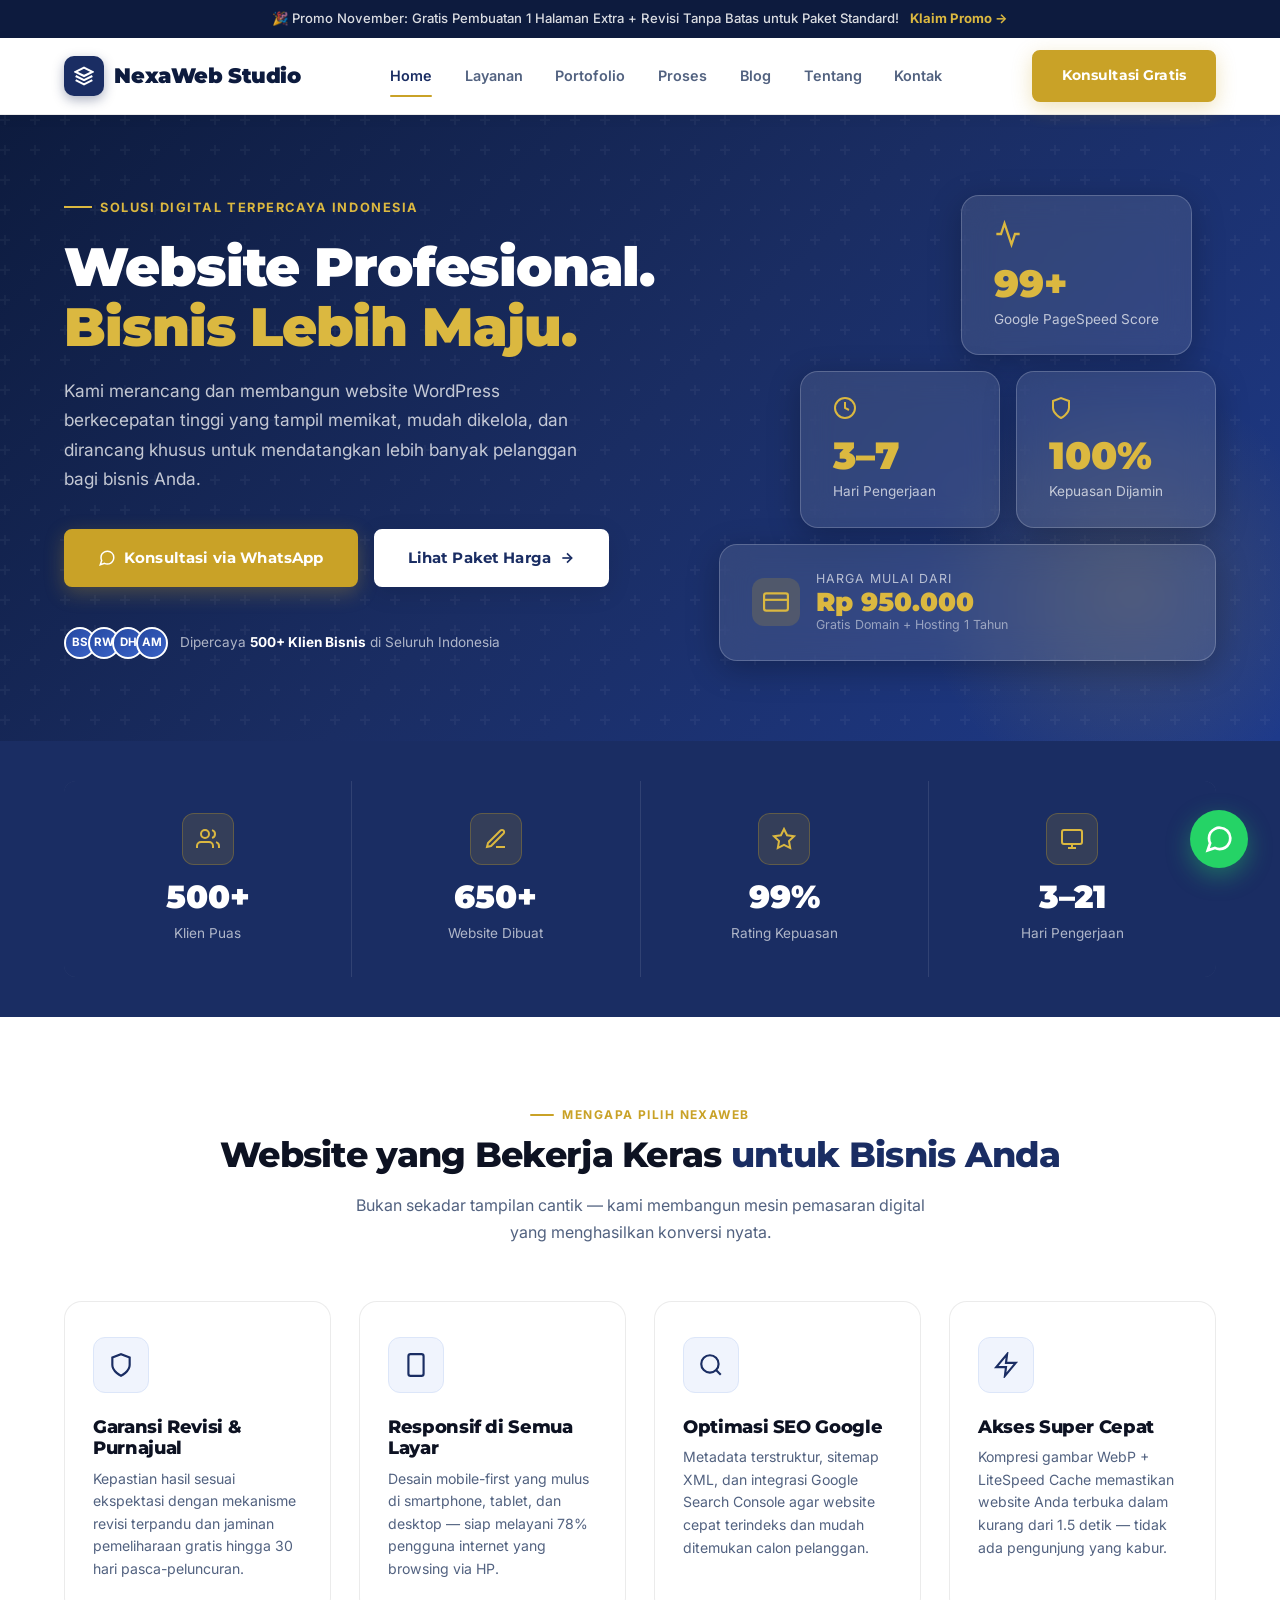
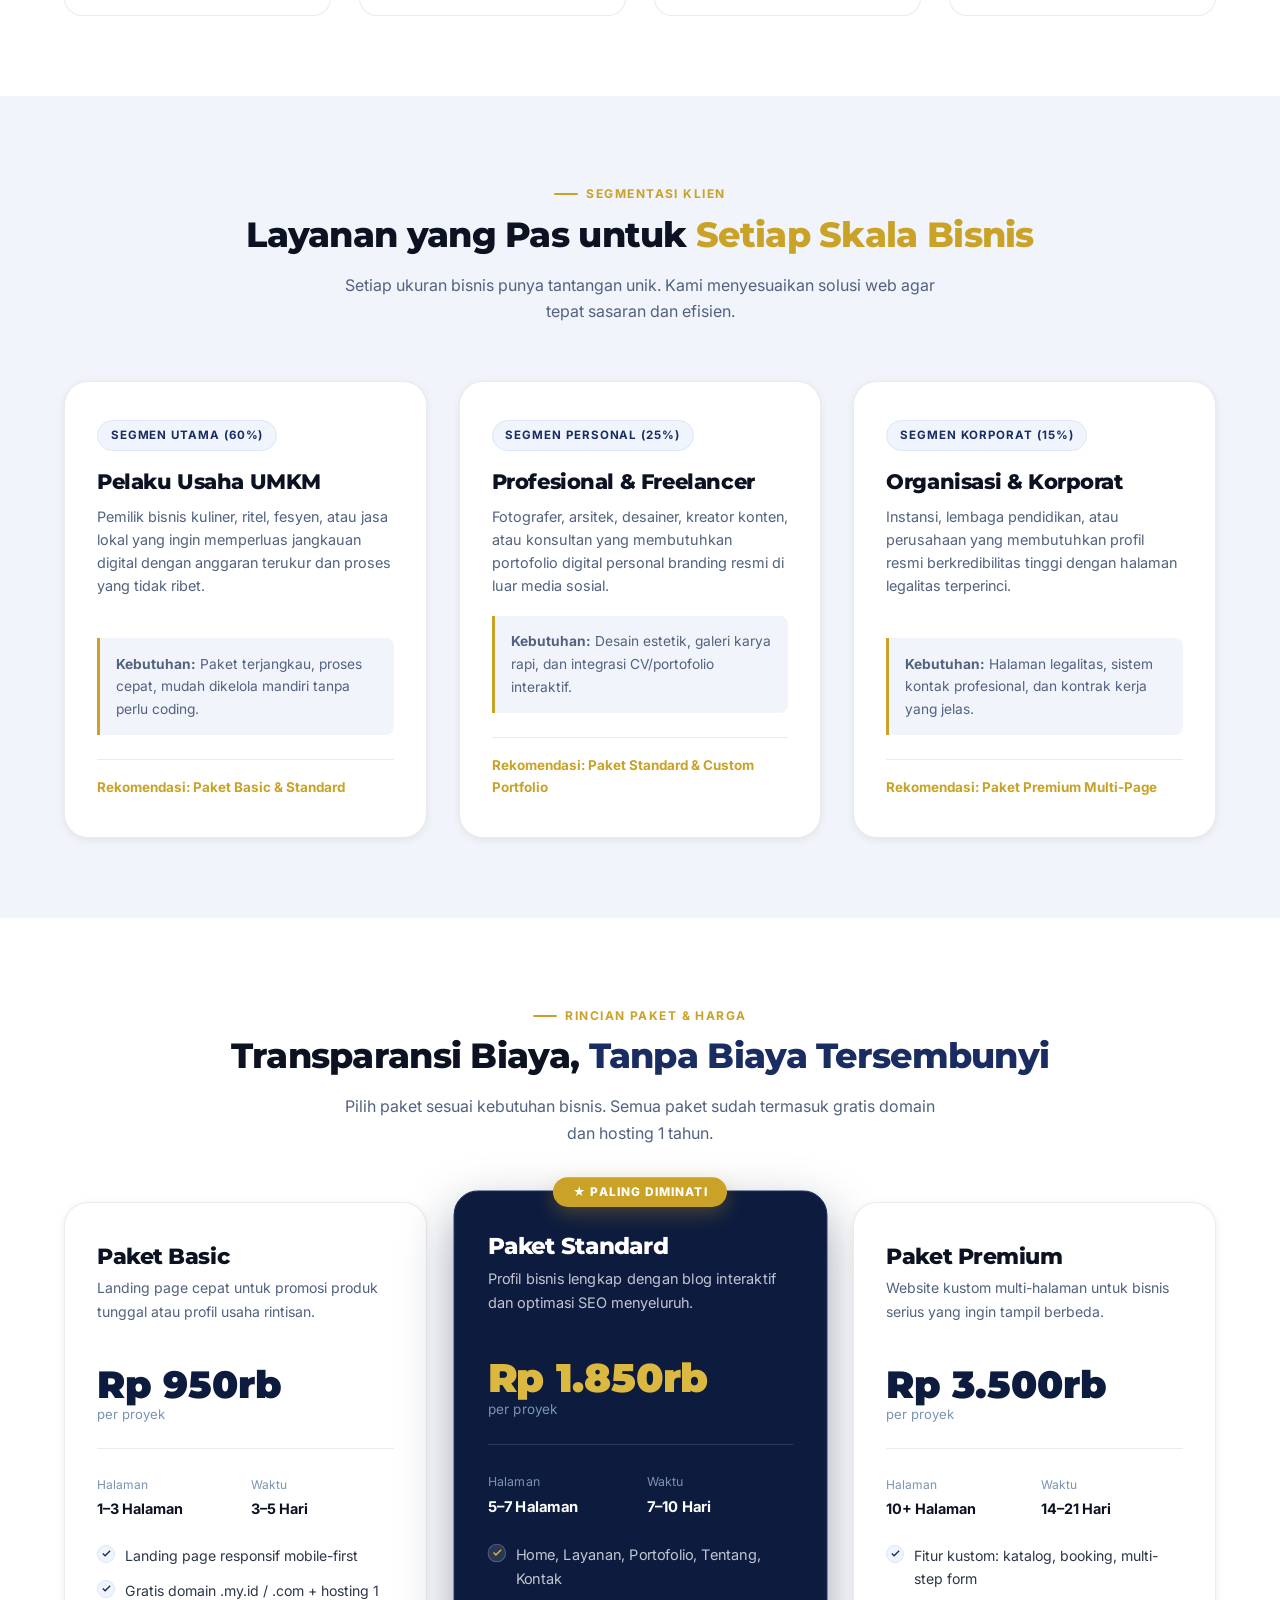
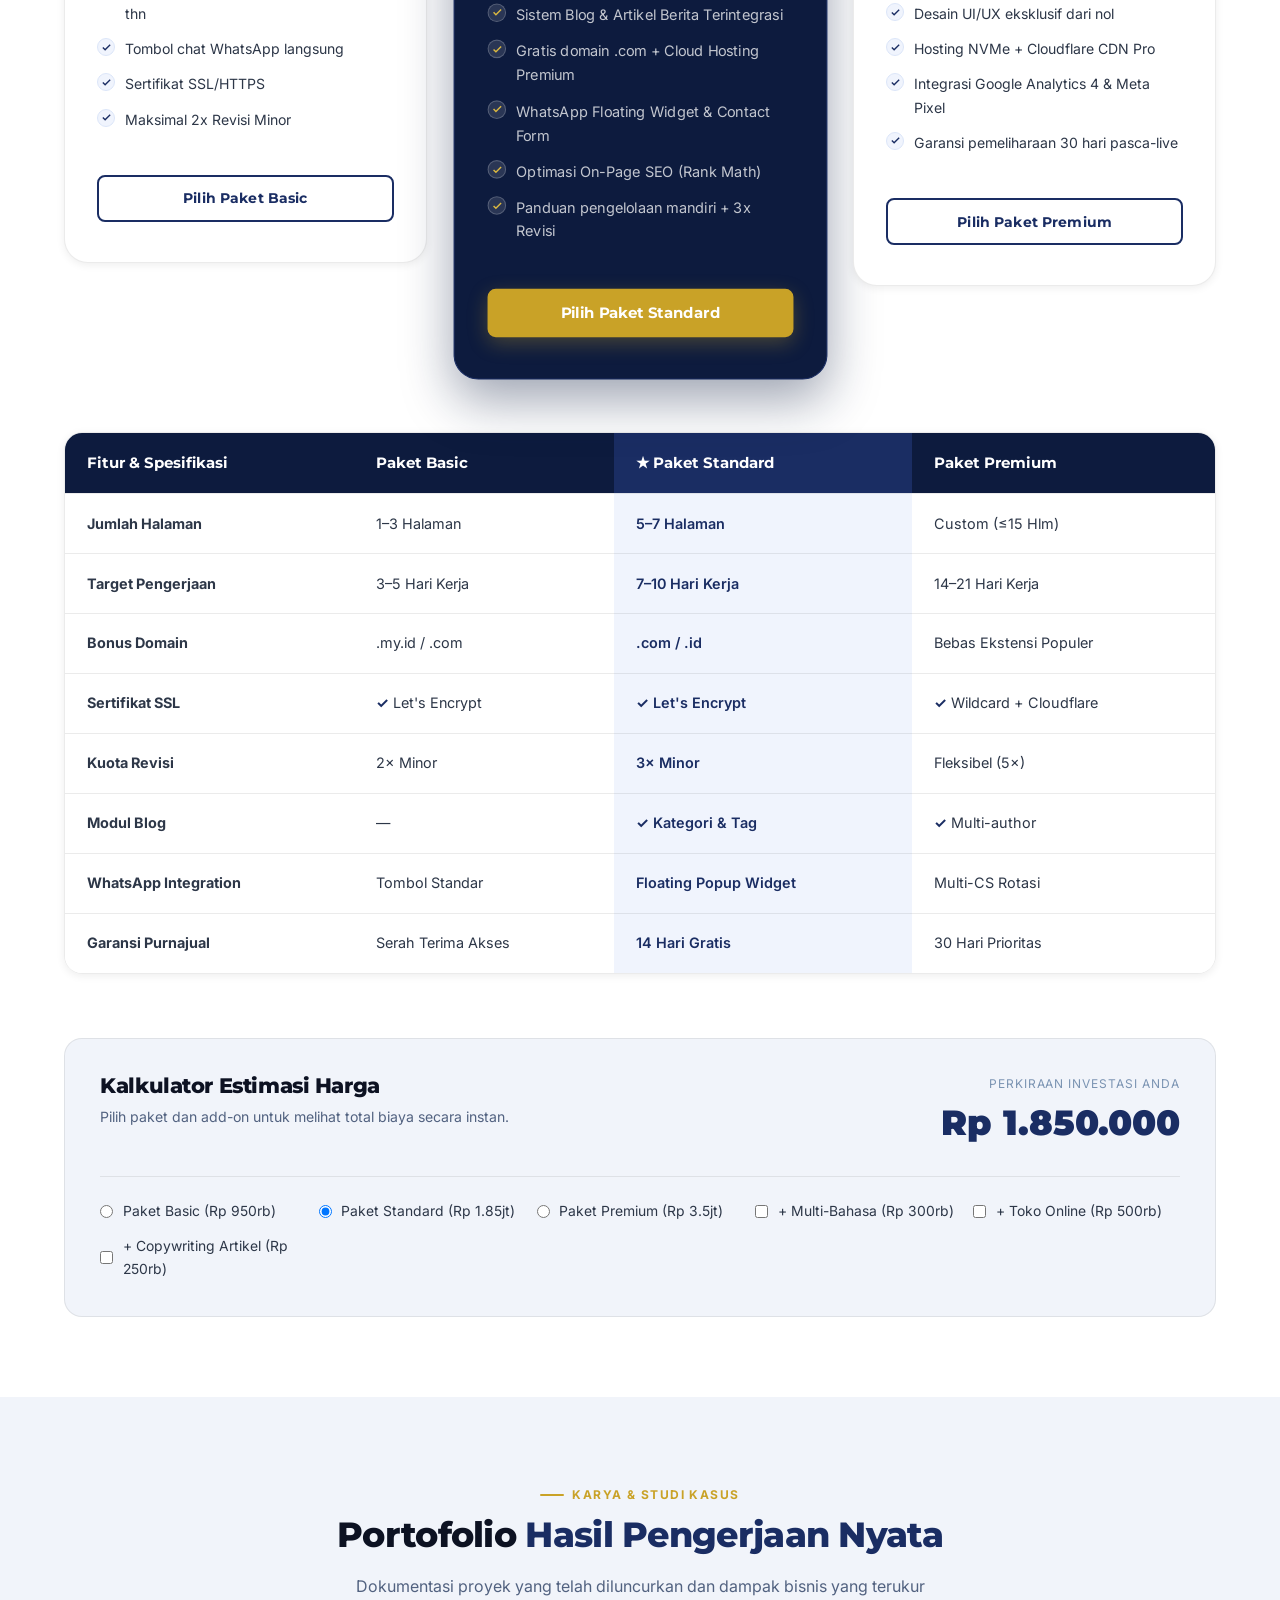
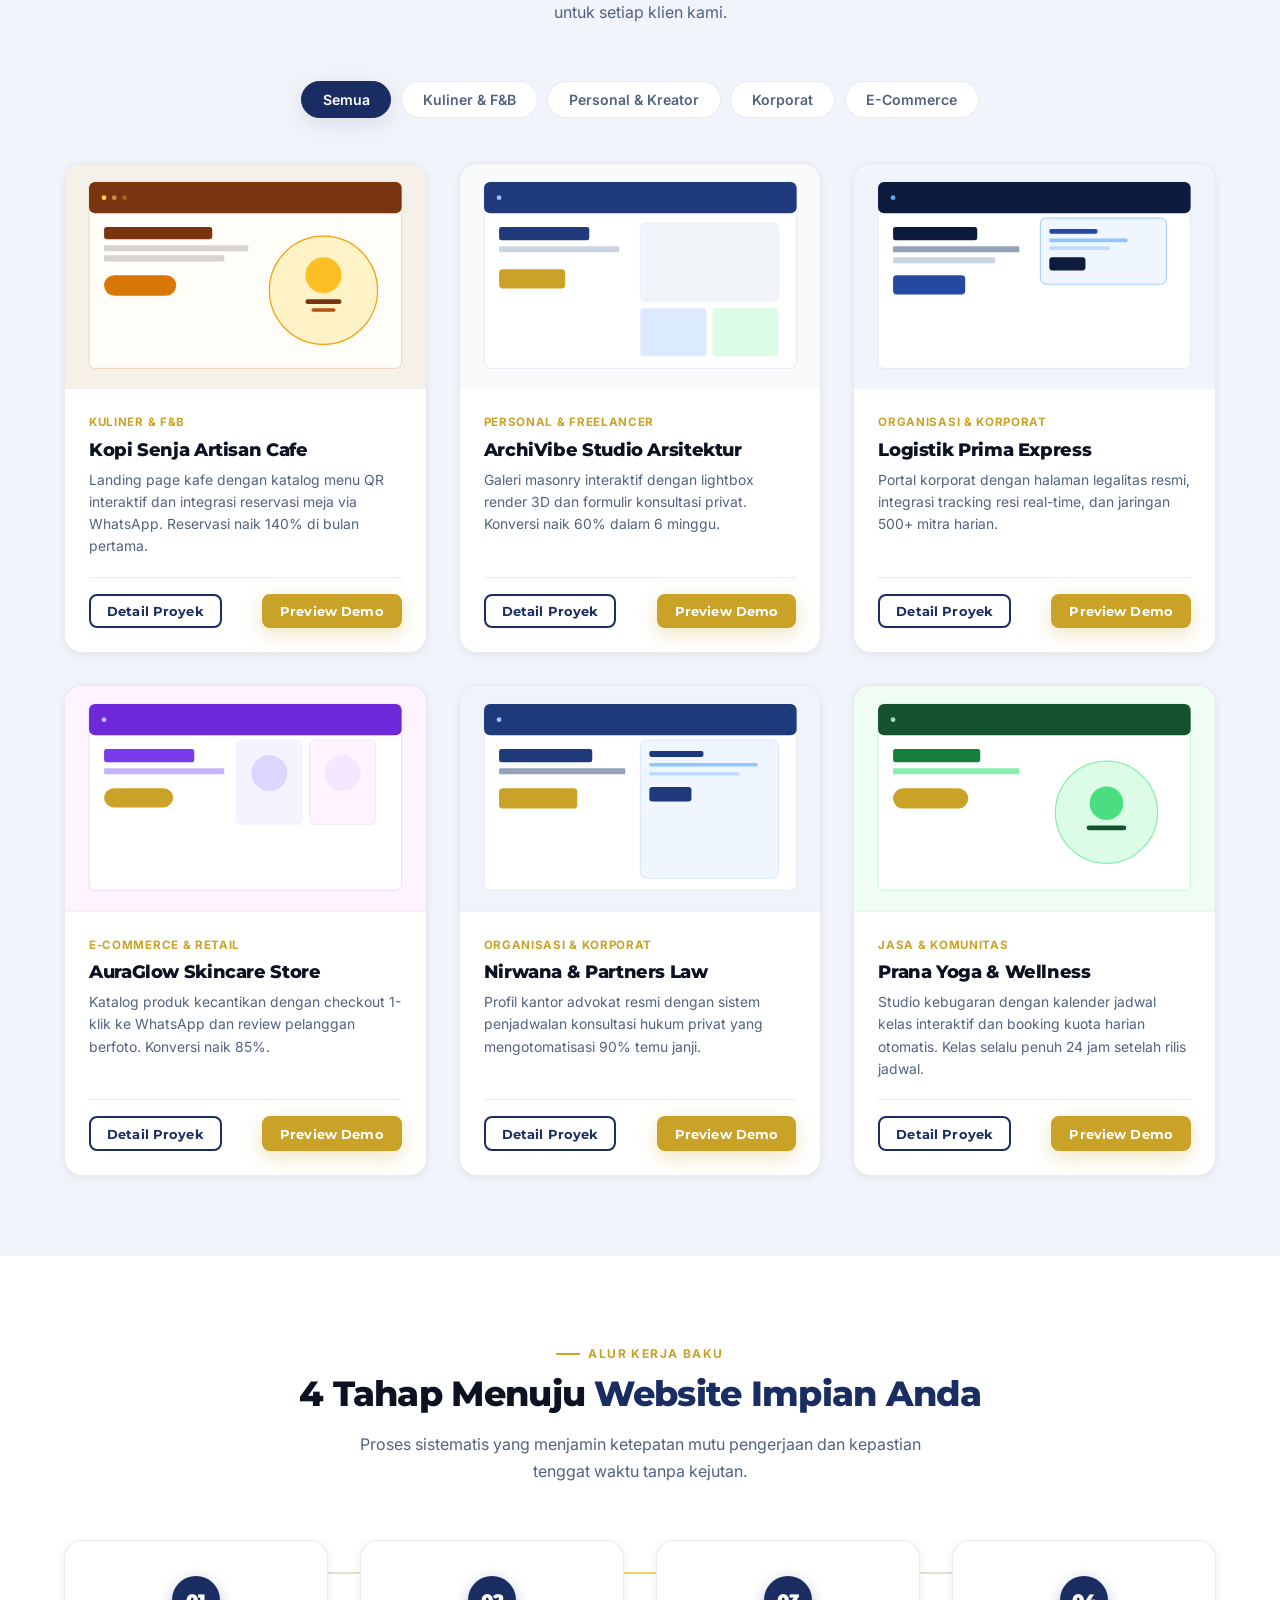
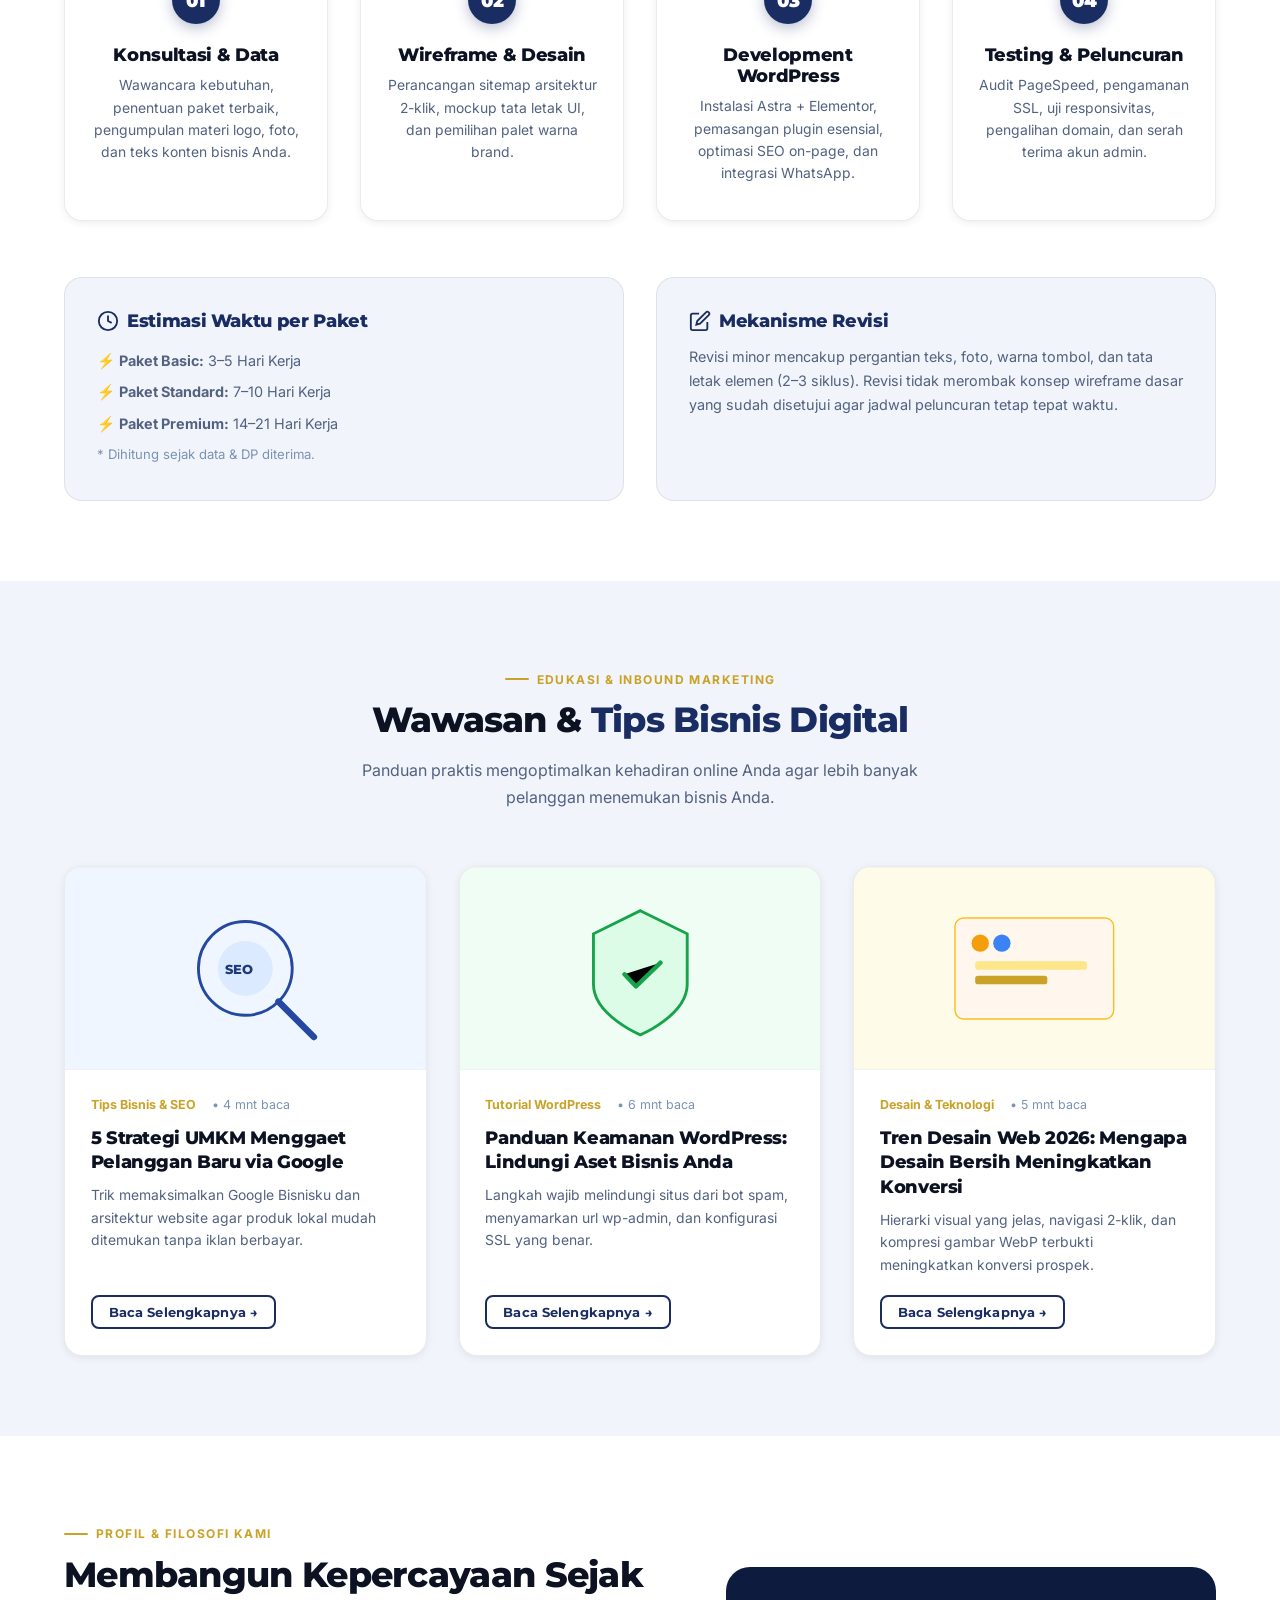
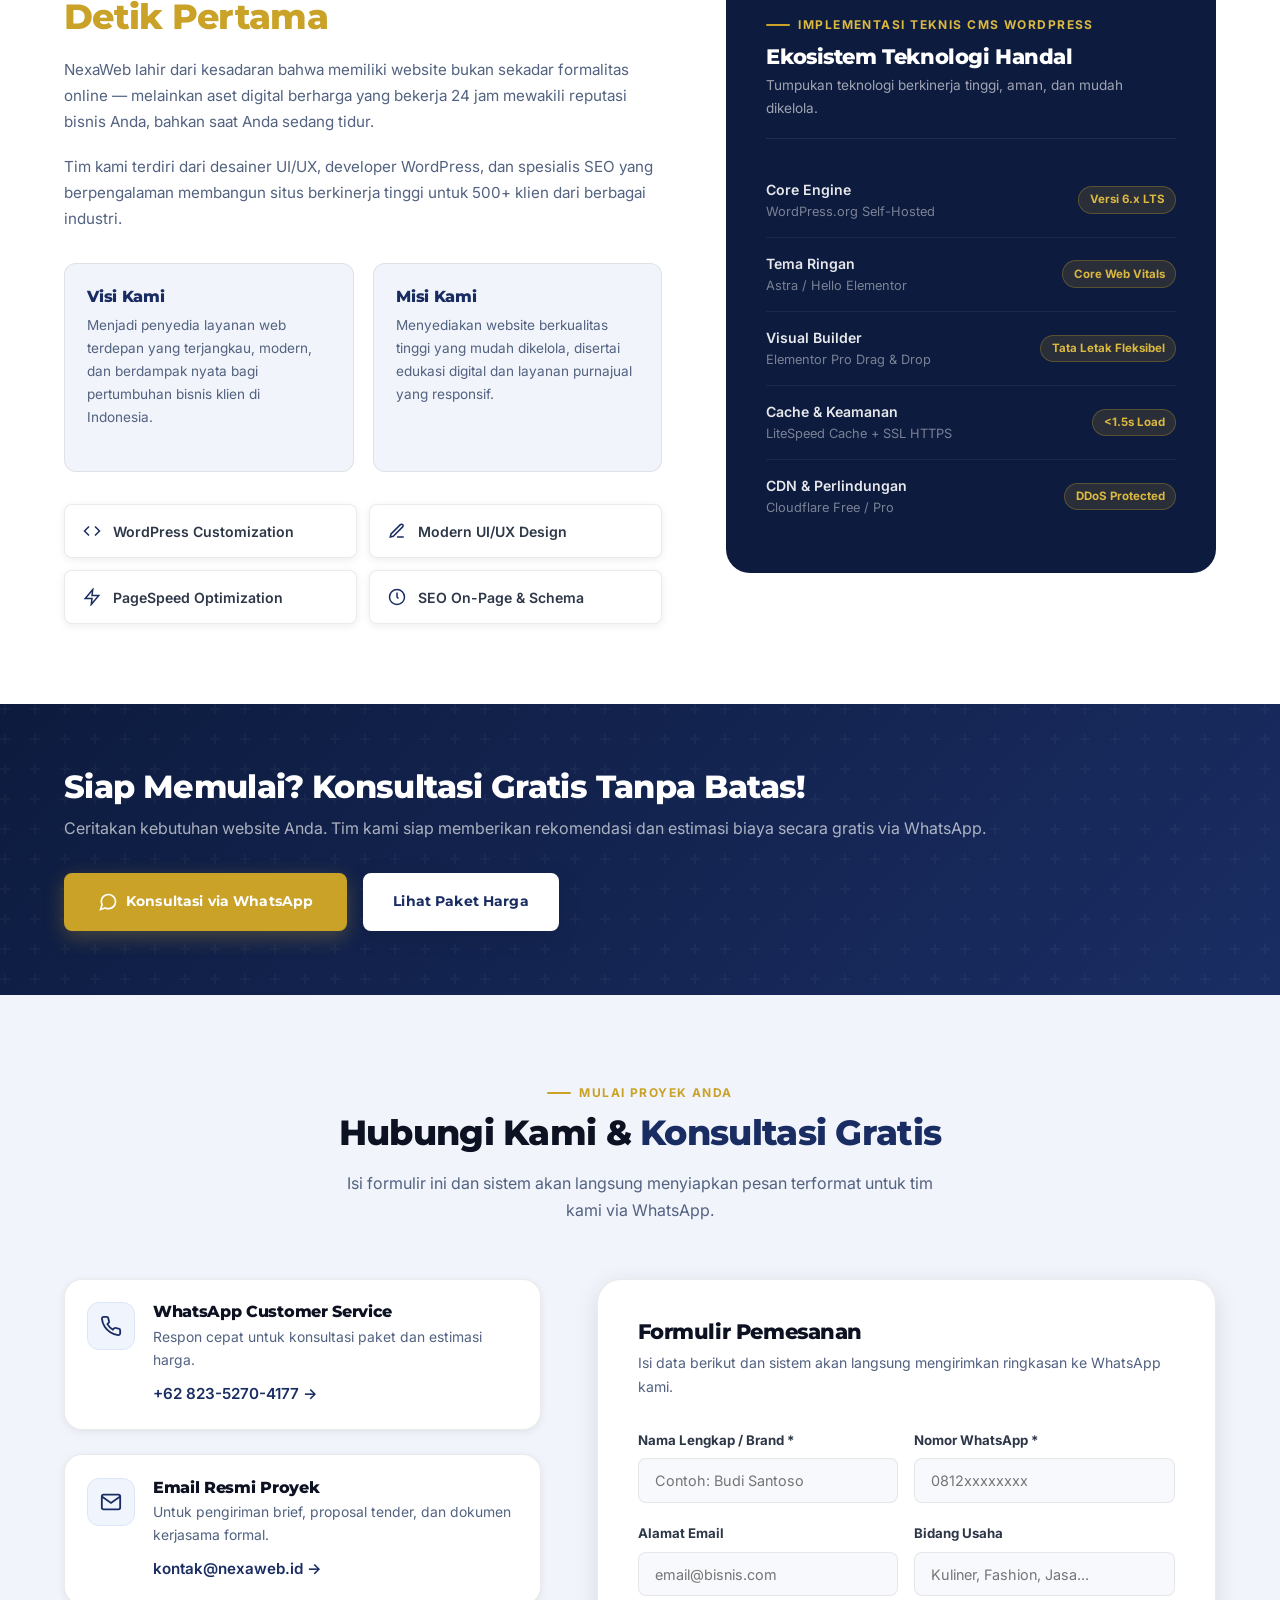
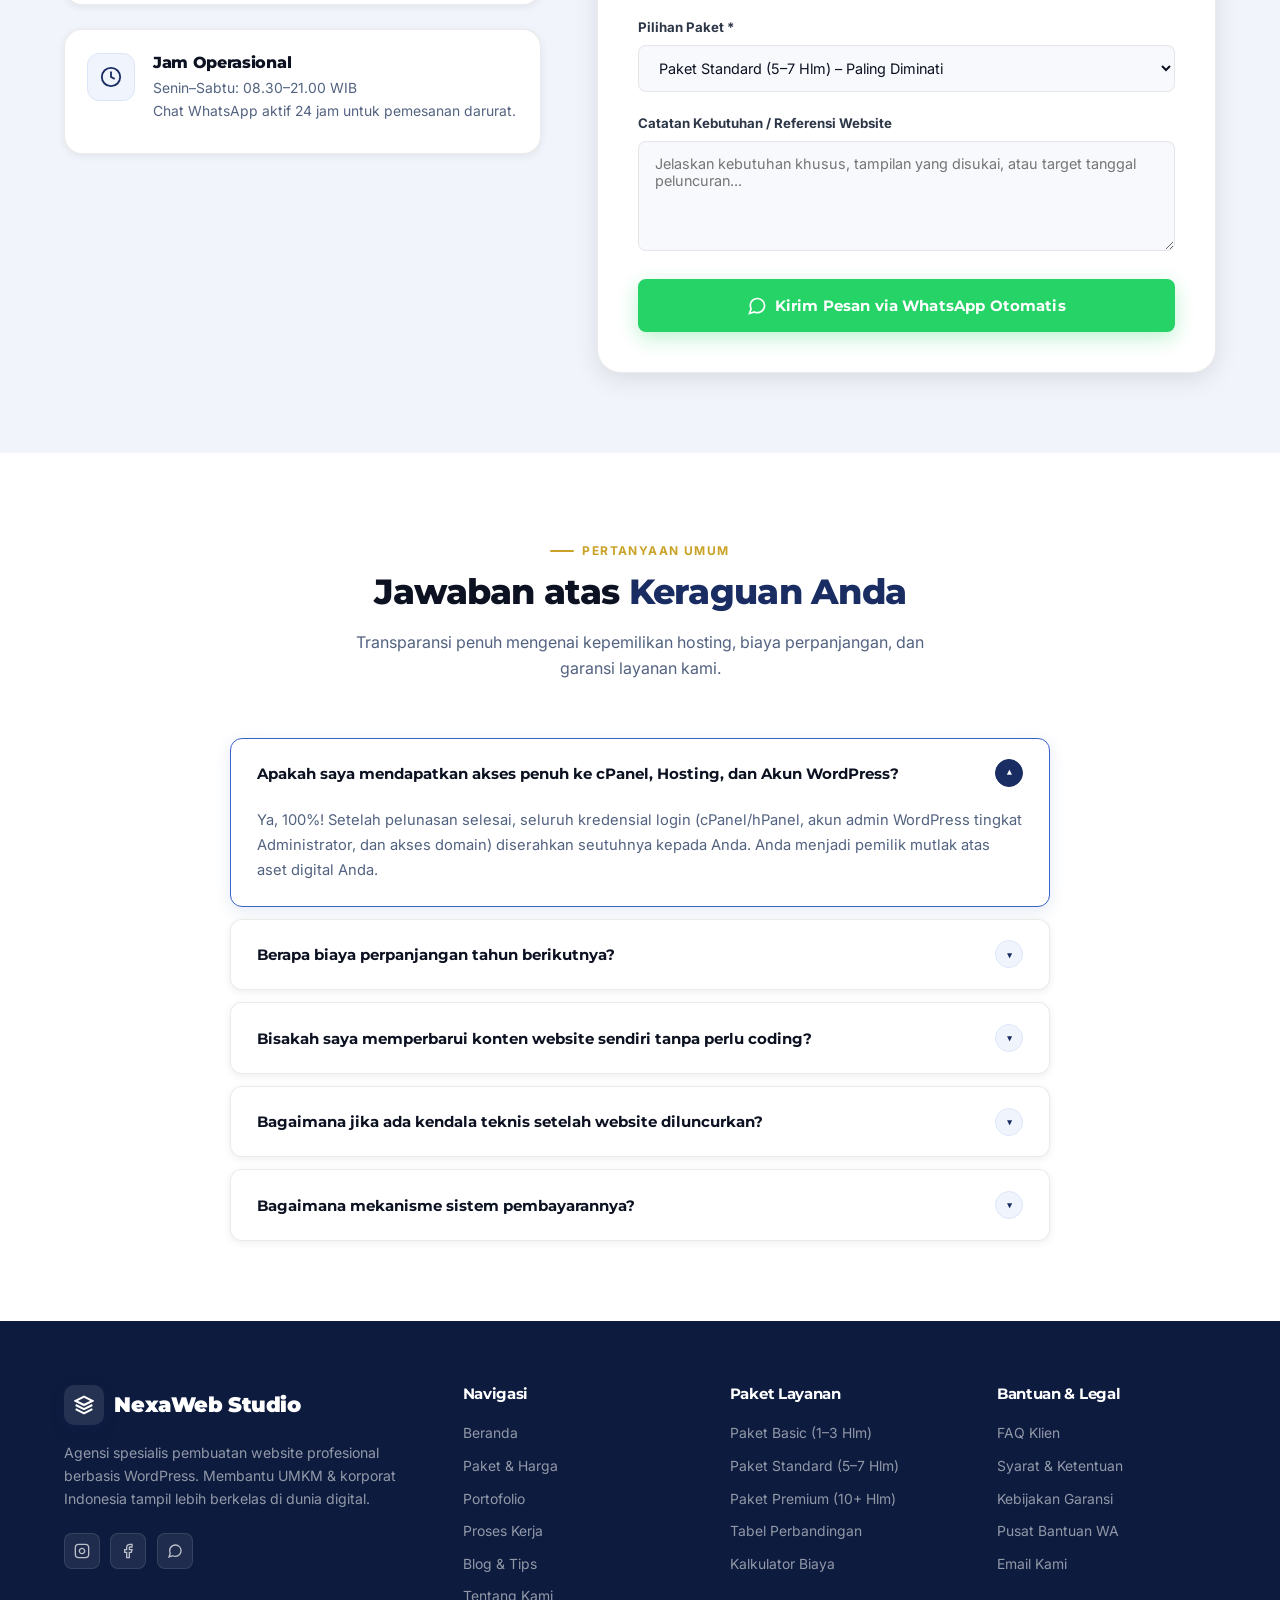
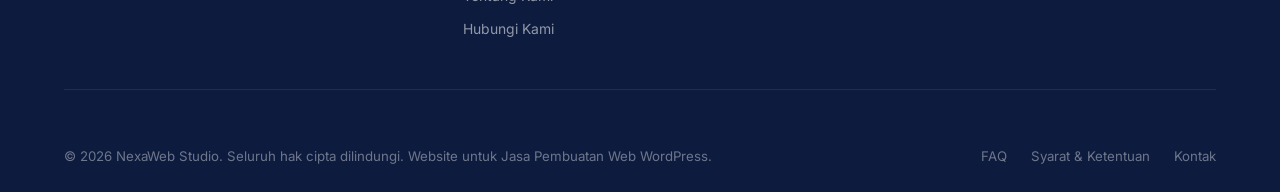
<file: index.html>
<!DOCTYPE html>
<html lang="id">
<head>
  <meta charset="UTF-8">
  <meta name="viewport" content="width=device-width, initial-scale=1.0">
  <title>NexaWeb Studio – Jasa Pembuatan Website WordPress Profesional & Terpercaya</title>
  <meta name="description" content="Jasa pembuatan website profesional WordPress untuk UMKM, freelancer & korporat. Harga transparan, pengerjaan cepat 3–21 hari, gratis domain & hosting 1 tahun.">
  <link rel="preconnect" href="https://fonts.googleapis.com">
  <link rel="preconnect" href="https://fonts.gstatic.com" crossorigin>
  <link href="https://fonts.googleapis.com/css2?family=Inter:wght@400;500;600;700&family=Montserrat:wght@600;700;800;900&display=swap" rel="stylesheet">
  <link rel="stylesheet" href="style.css">
</head>
<body>
<!-- ============================================================
     TOP ANNOUNCEMENT BAR
     ============================================================ -->
<div class="top-announcement">
  🎉 Promo November: Gratis Pembuatan 1 Halaman Extra + Revisi Tanpa Batas untuk Paket Standard!
  <a href="#layanan">Klaim Promo →</a>
</div>

<!-- ============================================================
     HEADER & NAVIGATION
     ============================================================ -->
<header class="site-header">
  <div class="container nav-inner">

    <!-- Brand Logo -->
    <a href="#home" class="brand-logo">
      <div class="brand-badge">
        <svg width="20" height="20" viewBox="0 0 24 24" fill="none" stroke="currentColor" stroke-width="2.5">
          <polygon points="12 2 2 7 12 12 22 7 12 2"></polygon>
          <polyline points="2 17 12 22 22 17"></polyline>
          <polyline points="2 12 12 17 22 12"></polyline>
        </svg>
      </div>
      NexaWeb Studio
    </a>

    <!-- Desktop Navigation -->
    <nav class="main-nav" id="mainNav">
      <a href="#home"       class="nav-link active">Home</a>
      <a href="#layanan"    class="nav-link">Layanan</a>
      <a href="#portofolio" class="nav-link">Portofolio</a>
      <a href="#proses"     class="nav-link">Proses</a>
      <a href="#blog"       class="nav-link">Blog</a>
      <a href="#tentang"    class="nav-link">Tentang</a>
      <a href="#kontak"     class="nav-link">Kontak</a>
    </nav>

    <div class="nav-cta-group">
      <a href="https://wa.me/6282352704177?text=Halo%20NexaWeb,%20saya%20ingin%20konsultasi%20website" target="_blank" class="btn btn-gold">
        Konsultasi Gratis
      </a>
      <button class="mobile-toggle" id="mobileToggle" aria-label="Buka Menu">
        <svg width="26" height="26" viewBox="0 0 24 24" fill="none" stroke="currentColor" stroke-width="2.2">
          <line x1="3" y1="12" x2="21" y2="12"></line>
          <line x1="3" y1="6"  x2="21" y2="6"></line>
          <line x1="3" y1="18" x2="21" y2="18"></line>
        </svg>
      </button>
    </div>

  </div>
</header>


<!-- ============================================================
     01. HERO SECTION  (Slide 5 Blueprint)
     ============================================================ -->
<section class="hero-section" id="home">
  <div class="container">
    <div class="hero-inner">

      <!-- Left: Copy -->
      <div class="hero-content">
        <div class="hero-eyebrow">Solusi Digital Terpercaya Indonesia</div>

        <h1>
          Website Profesional.
          <span>Bisnis Lebih Maju.</span>
        </h1>

        <p class="hero-lead">
          Kami merancang dan membangun website WordPress berkecepatan tinggi yang tampil memikat, mudah dikelola, dan dirancang khusus untuk mendatangkan lebih banyak pelanggan bagi bisnis Anda.
        </p>

        <div class="hero-actions">
          <a href="https://wa.me/6282352704177?text=Halo%20NexaWeb,%20saya%20ingin%20konsultasi%20gratis" target="_blank" class="btn btn-gold" style="padding: 0.9rem 2rem; font-size: 0.95rem;">
            <svg width="18" height="18" viewBox="0 0 24 24" fill="none" stroke="currentColor" stroke-width="2"><path d="M21 11.5a8.38 8.38 0 0 1-.9 3.8 8.5 8.5 0 0 1-7.6 4.7 8.38 8.38 0 0 1-3.8-.9L3 21l1.9-5.7a8.38 8.38 0 0 1-.9-3.8 8.5 8.5 0 0 1 4.7-7.6 8.38 8.38 0 0 1 3.8-.9h.5a8.48 8.48 0 0 1 8 8v.5z"></path></svg>
            Konsultasi via WhatsApp
          </a>
          <a href="#layanan" class="btn btn-white" style="padding: 0.9rem 2rem; font-size: 0.95rem;">
            Lihat Paket Harga
            <svg width="16" height="16" viewBox="0 0 24 24" fill="none" stroke="currentColor" stroke-width="2.5"><line x1="5" y1="12" x2="19" y2="12"></line><polyline points="12 5 19 12 12 19"></polyline></svg>
          </a>
        </div>

        <div class="hero-social-proof">
          <div class="avatar-stack">
            <span>BS</span><span>RW</span><span>DH</span><span>AM</span>
          </div>
          <span>Dipercaya <strong style="color:#fff;">500+ Klien Bisnis</strong> di Seluruh Indonesia</span>
        </div>
      </div>

      <!-- Right: Stat Cards (like Prosperum floating) -->
      <div class="hero-visual">

        <div class="hero-stat-card" style="align-self: flex-end; margin-right: 1.5rem;">
          <div class="stat-icon">
            <svg width="28" height="28" viewBox="0 0 24 24" fill="none" stroke="currentColor" stroke-width="2"><polyline points="22 12 18 12 15 21 9 3 6 12 2 12"></polyline></svg>
          </div>
          <div class="stat-number">99+</div>
          <div class="stat-desc">Google PageSpeed Score</div>
        </div>

        <div style="display:flex; gap:1rem; flex-wrap:wrap; justify-content:flex-end;">
          <div class="hero-stat-card">
            <div class="stat-icon">
              <svg width="24" height="24" viewBox="0 0 24 24" fill="none" stroke="currentColor" stroke-width="2"><circle cx="12" cy="12" r="10"></circle><polyline points="12 6 12 12 16 14"></polyline></svg>
            </div>
            <div class="stat-number">3–7</div>
            <div class="stat-desc">Hari Pengerjaan</div>
          </div>

          <div class="hero-stat-card">
            <div class="stat-icon">
              <svg width="24" height="24" viewBox="0 0 24 24" fill="none" stroke="currentColor" stroke-width="2"><path d="M12 22s8-4 8-10V5l-8-3-8 3v7c0 6 8 10 8 10z"></path></svg>
            </div>
            <div class="stat-number">100%</div>
            <div class="stat-desc">Kepuasan Dijamin</div>
          </div>
        </div>

        <div class="hero-stat-card" style="width:100%;">
          <div style="display:flex; align-items:center; gap:1rem;">
            <div style="width:48px;height:48px;border-radius:12px;background:rgba(201,162,39,0.2);display:flex;align-items:center;justify-content:center;color:var(--gold-400);">
              <svg width="26" height="26" viewBox="0 0 24 24" fill="none" stroke="currentColor" stroke-width="2"><rect x="1" y="4" width="22" height="16" rx="2" ry="2"></rect><line x1="1" y1="10" x2="23" y2="10"></line></svg>
            </div>
            <div>
              <div style="color:rgba(255,255,255,0.65);font-size:0.78rem;text-transform:uppercase;letter-spacing:0.08em;">Harga Mulai Dari</div>
              <div style="color:var(--gold-400);font-size:1.6rem;font-weight:900;font-family:'Montserrat',sans-serif;line-height:1;">Rp 950.000</div>
              <div style="color:rgba(255,255,255,0.5);font-size:0.78rem;">Gratis Domain + Hosting 1 Tahun</div>
            </div>
          </div>
        </div>

      </div>

    </div>
  </div>
</section>

<!-- ============================================================
     02. STATS BAR  (Seperti Vidya Coaching – Navy dark bar)
     ============================================================ -->
<div class="stats-bar">
  <div class="container">
    <div class="stats-bar-grid">

      <div class="stat-box">
        <div class="stat-icon-wrap">
          <svg width="24" height="24" viewBox="0 0 24 24" fill="none" stroke="currentColor" stroke-width="2"><path d="M17 21v-2a4 4 0 0 0-4-4H5a4 4 0 0 0-4 4v2"></path><circle cx="9" cy="7" r="4"></circle><path d="M23 21v-2a4 4 0 0 0-3-3.87"></path><path d="M16 3.13a4 4 0 0 1 0 7.75"></path></svg>
        </div>
        <div class="stat-num">500+</div>
        <div class="stat-label">Klien Puas</div>
      </div>

      <div class="stat-box">
        <div class="stat-icon-wrap">
          <svg width="24" height="24" viewBox="0 0 24 24" fill="none" stroke="currentColor" stroke-width="2"><path d="M12 20h9"></path><path d="M16.5 3.5a2.121 2.121 0 0 1 3 3L7 19l-4 1 1-4L16.5 3.5z"></path></svg>
        </div>
        <div class="stat-num">650+</div>
        <div class="stat-label">Website Dibuat</div>
      </div>

      <div class="stat-box">
        <div class="stat-icon-wrap">
          <svg width="24" height="24" viewBox="0 0 24 24" fill="none" stroke="currentColor" stroke-width="2"><polygon points="12 2 15.09 8.26 22 9.27 17 14.14 18.18 21.02 12 17.77 5.82 21.02 7 14.14 2 9.27 8.91 8.26 12 2"></polygon></svg>
        </div>
        <div class="stat-num">99%</div>
        <div class="stat-label">Rating Kepuasan</div>
      </div>

      <div class="stat-box">
        <div class="stat-icon-wrap">
          <svg width="24" height="24" viewBox="0 0 24 24" fill="none" stroke="currentColor" stroke-width="2"><rect x="2" y="3" width="20" height="14" rx="2" ry="2"></rect><line x1="8" y1="21" x2="16" y2="21"></line><line x1="12" y1="17" x2="12" y2="21"></line></svg>
        </div>
        <div class="stat-num">3–21</div>
        <div class="stat-label">Hari Pengerjaan</div>
      </div>

    </div>
  </div>
</div>

<!-- ============================================================
     03. VALUE PROPOSITION  (Slide 2 Blueprint)
     ============================================================ -->
<section class="value-section" id="keunggulan">
  <div class="container">
    <div class="section-header">
      <div class="section-label">Mengapa Pilih NexaWeb</div>
      <h2 class="section-title">Website yang Bekerja Keras <span class="navy-text">untuk Bisnis Anda</span></h2>
      <p class="section-subtitle">Bukan sekadar tampilan cantik — kami membangun mesin pemasaran digital yang menghasilkan konversi nyata.</p>
    </div>

    <div class="value-grid">

      <div class="value-card">
        <div class="value-icon">
          <svg width="26" height="26" viewBox="0 0 24 24" fill="none" stroke="currentColor" stroke-width="2"><path d="M12 22s8-4 8-10V5l-8-3-8 3v7c0 6 8 10 8 10z"></path></svg>
        </div>
        <h3>Garansi Revisi & Purnajual</h3>
        <p>Kepastian hasil sesuai ekspektasi dengan mekanisme revisi terpandu dan jaminan pemeliharaan gratis hingga 30 hari pasca-peluncuran.</p>
      </div>

      <div class="value-card">
        <div class="value-icon">
          <svg width="26" height="26" viewBox="0 0 24 24" fill="none" stroke="currentColor" stroke-width="2"><rect x="5" y="2" width="14" height="20" rx="2"></rect><line x1="12" y1="18" x2="12.01" y2="18"></line></svg>
        </div>
        <h3>Responsif di Semua Layar</h3>
        <p>Desain mobile-first yang mulus di smartphone, tablet, dan desktop — siap melayani 78% pengguna internet yang browsing via HP.</p>
      </div>

      <div class="value-card">
        <div class="value-icon">
          <svg width="26" height="26" viewBox="0 0 24 24" fill="none" stroke="currentColor" stroke-width="2"><circle cx="11" cy="11" r="8"></circle><line x1="21" y1="21" x2="16.65" y2="16.65"></line></svg>
        </div>
        <h3>Optimasi SEO Google</h3>
        <p>Metadata terstruktur, sitemap XML, dan integrasi Google Search Console agar website cepat terindeks dan mudah ditemukan calon pelanggan.</p>
      </div>

      <div class="value-card">
        <div class="value-icon">
          <svg width="26" height="26" viewBox="0 0 24 24" fill="none" stroke="currentColor" stroke-width="2"><polygon points="13 2 3 14 12 14 11 22 21 10 12 10 13 2"></polygon></svg>
        </div>
        <h3>Akses Super Cepat</h3>
        <p>Kompresi gambar WebP + LiteSpeed Cache memastikan website Anda terbuka dalam kurang dari 1.5 detik — tidak ada pengunjung yang kabur.</p>
      </div>

    </div>
  </div>
</section>

<!-- ============================================================
     04. TARGET PENGGUNA / USER PERSONA  (Slide 3 Blueprint)
     ============================================================ -->
<section class="persona-section">
  <div class="container">
    <div class="section-header">
      <div class="section-label">Segmentasi Klien</div>
      <h2 class="section-title">Layanan yang Pas untuk <span class="gold-text">Setiap Skala Bisnis</span></h2>
      <p class="section-subtitle">Setiap ukuran bisnis punya tantangan unik. Kami menyesuaikan solusi web agar tepat sasaran dan efisien.</p>
    </div>

    <div class="persona-grid">

      <div class="persona-card">
        <span class="persona-badge-new">Segmen Utama (60%)</span>
        <h3>Pelaku Usaha UMKM</h3>
        <p class="persona-detail">Pemilik bisnis kuliner, ritel, fesyen, atau jasa lokal yang ingin memperluas jangkauan digital dengan anggaran terukur dan proses yang tidak ribet.</p>
        <div class="persona-req-box">
          <strong>Kebutuhan:</strong> Paket terjangkau, proses cepat, mudah dikelola mandiri tanpa perlu coding.
        </div>
        <div class="persona-rec">
          Rekomendasi: <strong>Paket Basic &amp; Standard</strong>
        </div>
      </div>

      <div class="persona-card">
        <span class="persona-badge-new">Segmen Personal (25%)</span>
        <h3>Profesional &amp; Freelancer</h3>
        <p class="persona-detail">Fotografer, arsitek, desainer, kreator konten, atau konsultan yang membutuhkan portofolio digital personal branding resmi di luar media sosial.</p>
        <div class="persona-req-box">
          <strong>Kebutuhan:</strong> Desain estetik, galeri karya rapi, dan integrasi CV/portofolio interaktif.
        </div>
        <div class="persona-rec">
          Rekomendasi: <strong>Paket Standard &amp; Custom Portfolio</strong>
        </div>
      </div>

      <div class="persona-card">
        <span class="persona-badge-new">Segmen Korporat (15%)</span>
        <h3>Organisasi &amp; Korporat</h3>
        <p class="persona-detail">Instansi, lembaga pendidikan, atau perusahaan yang membutuhkan profil resmi berkredibilitas tinggi dengan halaman legalitas terperinci.</p>
        <div class="persona-req-box">
          <strong>Kebutuhan:</strong> Halaman legalitas, sistem kontak profesional, dan kontrak kerja yang jelas.
        </div>
        <div class="persona-rec">
          Rekomendasi: <strong>Paket Premium Multi-Page</strong>
        </div>
      </div>

    </div>
  </div>
</section>

<!-- ============================================================
     05. PAKET HARGA / PRICING  (Slide 5 & 6 Blueprint)
     ============================================================ -->
<section class="pricing-section" id="layanan">
  <div class="container">
    <div class="section-header">
      <div class="section-label">Rincian Paket &amp; Harga</div>
      <h2 class="section-title">Transparansi Biaya, <span class="navy-text">Tanpa Biaya Tersembunyi</span></h2>
      <p class="section-subtitle">Pilih paket sesuai kebutuhan bisnis. Semua paket sudah termasuk gratis domain dan hosting 1 tahun.</p>
    </div>

    <div class="pricing-grid">

      <!-- Paket Basic -->
      <div class="pricing-card">
        <h3 class="plan-title">Paket Basic</h3>
        <p class="plan-desc">Landing page cepat untuk promosi produk tunggal atau profil usaha rintisan.</p>

        <div class="plan-price">
          <div class="price-num">Rp 950rb</div>
          <div class="price-period">per proyek</div>
        </div>

        <div class="plan-meta">
          <div class="plan-meta-item"><span>Halaman</span><strong>1–3 Halaman</strong></div>
          <div class="plan-meta-item"><span>Waktu</span><strong>3–5 Hari</strong></div>
        </div>

        <ul class="plan-features">
          <li><span class="check"><svg width="11" height="11" viewBox="0 0 24 24" fill="none" stroke="currentColor" stroke-width="3"><polyline points="20 6 9 17 4 12"></polyline></svg></span> Landing page responsif mobile-first</li>
          <li><span class="check"><svg width="11" height="11" viewBox="0 0 24 24" fill="none" stroke="currentColor" stroke-width="3"><polyline points="20 6 9 17 4 12"></polyline></svg></span> Gratis domain .my.id / .com + hosting 1 thn</li>
          <li><span class="check"><svg width="11" height="11" viewBox="0 0 24 24" fill="none" stroke="currentColor" stroke-width="3"><polyline points="20 6 9 17 4 12"></polyline></svg></span> Tombol chat WhatsApp langsung</li>
          <li><span class="check"><svg width="11" height="11" viewBox="0 0 24 24" fill="none" stroke="currentColor" stroke-width="3"><polyline points="20 6 9 17 4 12"></polyline></svg></span> Sertifikat SSL/HTTPS</li>
          <li><span class="check"><svg width="11" height="11" viewBox="0 0 24 24" fill="none" stroke="currentColor" stroke-width="3"><polyline points="20 6 9 17 4 12"></polyline></svg></span> Maksimal 2x Revisi Minor</li>
        </ul>

        <button onclick="selectPackageForOrder('Paket Basic')" class="btn btn-outline-navy" style="width:100%;">Pilih Paket Basic</button>
      </div>

      <!-- Paket Standard (FEATURED) -->
      <div class="pricing-card featured">
        <div class="popular-ribbon">★ Paling Diminati</div>

        <h3 class="plan-title">Paket Standard</h3>
        <p class="plan-desc">Profil bisnis lengkap dengan blog interaktif dan optimasi SEO menyeluruh.</p>

        <div class="plan-price">
          <div class="price-num">Rp 1.850rb</div>
          <div class="price-period">per proyek</div>
        </div>

        <div class="plan-meta">
          <div class="plan-meta-item"><span>Halaman</span><strong>5–7 Halaman</strong></div>
          <div class="plan-meta-item"><span>Waktu</span><strong>7–10 Hari</strong></div>
        </div>

        <ul class="plan-features">
          <li><span class="check"><svg width="11" height="11" viewBox="0 0 24 24" fill="none" stroke="currentColor" stroke-width="3"><polyline points="20 6 9 17 4 12"></polyline></svg></span> Home, Layanan, Portofolio, Tentang, Kontak</li>
          <li><span class="check"><svg width="11" height="11" viewBox="0 0 24 24" fill="none" stroke="currentColor" stroke-width="3"><polyline points="20 6 9 17 4 12"></polyline></svg></span> Sistem Blog &amp; Artikel Berita Terintegrasi</li>
          <li><span class="check"><svg width="11" height="11" viewBox="0 0 24 24" fill="none" stroke="currentColor" stroke-width="3"><polyline points="20 6 9 17 4 12"></polyline></svg></span> Gratis domain .com + Cloud Hosting Premium</li>
          <li><span class="check"><svg width="11" height="11" viewBox="0 0 24 24" fill="none" stroke="currentColor" stroke-width="3"><polyline points="20 6 9 17 4 12"></polyline></svg></span> WhatsApp Floating Widget &amp; Contact Form</li>
          <li><span class="check"><svg width="11" height="11" viewBox="0 0 24 24" fill="none" stroke="currentColor" stroke-width="3"><polyline points="20 6 9 17 4 12"></polyline></svg></span> Optimasi On-Page SEO (Rank Math)</li>
          <li><span class="check"><svg width="11" height="11" viewBox="0 0 24 24" fill="none" stroke="currentColor" stroke-width="3"><polyline points="20 6 9 17 4 12"></polyline></svg></span> Panduan pengelolaan mandiri + 3x Revisi</li>
        </ul>

        <button onclick="selectPackageForOrder('Paket Standard')" class="btn btn-gold" style="width:100%;">Pilih Paket Standard</button>
      </div>

      <!-- Paket Premium -->
      <div class="pricing-card">
        <h3 class="plan-title">Paket Premium</h3>
        <p class="plan-desc">Website kustom multi-halaman untuk bisnis serius yang ingin tampil berbeda.</p>

        <div class="plan-price">
          <div class="price-num">Rp 3.500rb</div>
          <div class="price-period">per proyek</div>
        </div>

        <div class="plan-meta">
          <div class="plan-meta-item"><span>Halaman</span><strong>10+ Halaman</strong></div>
          <div class="plan-meta-item"><span>Waktu</span><strong>14–21 Hari</strong></div>
        </div>

        <ul class="plan-features">
          <li><span class="check"><svg width="11" height="11" viewBox="0 0 24 24" fill="none" stroke="currentColor" stroke-width="3"><polyline points="20 6 9 17 4 12"></polyline></svg></span> Fitur kustom: katalog, booking, multi-step form</li>
          <li><span class="check"><svg width="11" height="11" viewBox="0 0 24 24" fill="none" stroke="currentColor" stroke-width="3"><polyline points="20 6 9 17 4 12"></polyline></svg></span> Desain UI/UX eksklusif dari nol</li>
          <li><span class="check"><svg width="11" height="11" viewBox="0 0 24 24" fill="none" stroke="currentColor" stroke-width="3"><polyline points="20 6 9 17 4 12"></polyline></svg></span> Hosting NVMe + Cloudflare CDN Pro</li>
          <li><span class="check"><svg width="11" height="11" viewBox="0 0 24 24" fill="none" stroke="currentColor" stroke-width="3"><polyline points="20 6 9 17 4 12"></polyline></svg></span> Integrasi Google Analytics 4 &amp; Meta Pixel</li>
          <li><span class="check"><svg width="11" height="11" viewBox="0 0 24 24" fill="none" stroke="currentColor" stroke-width="3"><polyline points="20 6 9 17 4 12"></polyline></svg></span> Garansi pemeliharaan 30 hari pasca-live</li>
        </ul>

        <button onclick="selectPackageForOrder('Paket Premium')" class="btn btn-outline-navy" style="width:100%;">Pilih Paket Premium</button>
      </div>

    </div>

    <!-- Comparison Table (Slide 6 Blueprint) -->
    <div class="table-responsive">
      <table class="compare-table">
        <thead>
          <tr>
            <th>Fitur &amp; Spesifikasi</th>
            <th>Paket Basic</th>
            <th class="featured-col">★ Paket Standard</th>
            <th>Paket Premium</th>
          </tr>
        </thead>
        <tbody>
          <tr>
            <td><strong>Jumlah Halaman</strong></td>
            <td>1–3 Halaman</td>
            <td class="featured-col">5–7 Halaman</td>
            <td>Custom (≤15 Hlm)</td>
          </tr>
          <tr>
            <td><strong>Target Pengerjaan</strong></td>
            <td>3–5 Hari Kerja</td>
            <td class="featured-col">7–10 Hari Kerja</td>
            <td>14–21 Hari Kerja</td>
          </tr>
          <tr>
            <td><strong>Bonus Domain</strong></td>
            <td>.my.id / .com</td>
            <td class="featured-col">.com / .id</td>
            <td>Bebas Ekstensi Populer</td>
          </tr>
          <tr>
            <td><strong>Sertifikat SSL</strong></td>
            <td><span class="check-icon">✓</span> Let's Encrypt</td>
            <td class="featured-col"><span class="check-icon">✓</span> Let's Encrypt</td>
            <td><span class="check-icon">✓</span> Wildcard + Cloudflare</td>
          </tr>
          <tr>
            <td><strong>Kuota Revisi</strong></td>
            <td>2× Minor</td>
            <td class="featured-col">3× Minor</td>
            <td>Fleksibel (5×)</td>
          </tr>
          <tr>
            <td><strong>Modul Blog</strong></td>
            <td>—</td>
            <td class="featured-col"><span class="check-icon">✓</span> Kategori &amp; Tag</td>
            <td><span class="check-icon">✓</span> Multi-author</td>
          </tr>
          <tr>
            <td><strong>WhatsApp Integration</strong></td>
            <td>Tombol Standar</td>
            <td class="featured-col">Floating Popup Widget</td>
            <td>Multi-CS Rotasi</td>
          </tr>
          <tr>
            <td><strong>Garansi Purnajual</strong></td>
            <td>Serah Terima Akses</td>
            <td class="featured-col">14 Hari Gratis</td>
            <td>30 Hari Prioritas</td>
          </tr>
        </tbody>
      </table>
    </div>

    <!-- Kalkulator Estimasi Biaya -->
    <div class="calc-box">
      <div style="display:flex; flex-wrap:wrap; justify-content:space-between; align-items:center; gap:1.5rem; margin-bottom:1.5rem;">
        <div>
          <h3>Kalkulator Estimasi Harga</h3>
          <p>Pilih paket dan add-on untuk melihat total biaya secara instan.</p>
        </div>
        <div class="calc-total">
          <div class="label">Perkiraan Investasi Anda</div>
          <div class="amount" id="calcTotalDisplay">Rp 1.850.000</div>
        </div>
      </div>
      <div class="calc-options">
        <label><input type="radio" name="calcPlan" value="basic"    onchange="calculateEstimate()"> Paket Basic (Rp 950rb)</label>
        <label><input type="radio" name="calcPlan" value="standard" checked onchange="calculateEstimate()"> Paket Standard (Rp 1.85jt)</label>
        <label><input type="radio" name="calcPlan" value="premium"  onchange="calculateEstimate()"> Paket Premium (Rp 3.5jt)</label>
        <label><input type="checkbox" class="calc-addon" value="300000" onchange="calculateEstimate()"> + Multi-Bahasa (Rp 300rb)</label>
        <label><input type="checkbox" class="calc-addon" value="500000" onchange="calculateEstimate()"> + Toko Online (Rp 500rb)</label>
        <label><input type="checkbox" class="calc-addon" value="250000" onchange="calculateEstimate()"> + Copywriting Artikel (Rp 250rb)</label>
      </div>
    </div>

  </div>
</section>

<!-- ============================================================
     06. PORTOFOLIO  (Slide 6 Blueprint)
     ============================================================ -->
<section class="portfolio-section" id="portofolio">
  <div class="container">
    <div class="section-header">
      <div class="section-label">Karya &amp; Studi Kasus</div>
      <h2 class="section-title">Portofolio <span class="navy-text">Hasil Pengerjaan Nyata</span></h2>
      <p class="section-subtitle">Dokumentasi proyek yang telah diluncurkan dan dampak bisnis yang terukur untuk setiap klien kami.</p>
    </div>

    <div class="filter-tabs">
      <button class="tab-btn active" data-filter="all">Semua</button>
      <button class="tab-btn" data-filter="kuliner">Kuliner &amp; F&B</button>
      <button class="tab-btn" data-filter="personal">Personal &amp; Kreator</button>
      <button class="tab-btn" data-filter="korporat">Korporat</button>
      <button class="tab-btn" data-filter="retail">E-Commerce</button>
    </div>

    <div class="portfolio-grid">
      <!-- Proyek 1 -->
      <div class="portfolio-card" data-category="kuliner">
        <div class="portfolio-preview">
          <svg viewBox="0 0 600 375" fill="none" xmlns="http://www.w3.org/2000/svg">
            <rect width="600" height="375" fill="#f5f0e8"/>
            <rect x="40" y="30" width="520" height="310" rx="10" fill="#fffdf8" stroke="#e2d5b8" stroke-width="1.5"/>
            <!-- Warm colored header bar -->
            <rect x="40" y="30" width="520" height="52" rx="10" fill="#78350f"/>
            <circle cx="65" cy="56" r="4" fill="#fcd34d"/>
            <circle cx="82" cy="56" r="4" fill="#fcd34d" fill-opacity="0.6"/>
            <circle cx="99" cy="56" r="4" fill="#fcd34d" fill-opacity="0.3"/>
            <!-- Content -->
            <rect x="65" y="105" width="180" height="20" rx="4" fill="#78350f"/>
            <rect x="65" y="135" width="240" height="10" rx="2" fill="#d6d3d1"/>
            <rect x="65" y="152" width="200" height="10" rx="2" fill="#d6d3d1"/>
            <rect x="65" y="185" width="120" height="34" rx="17" fill="#d97706"/>
            <!-- Circular image placeholder -->
            <circle cx="430" cy="210" r="90" fill="#fef3c7" stroke="#f59e0b" stroke-width="2"/>
            <circle cx="430" cy="185" r="30" fill="#fbbf24"/>
            <rect x="400" y="225" width="60" height="8" rx="4" fill="#78350f"/>
            <rect x="410" y="240" width="40" height="6" rx="3" fill="#b45309"/>
          </svg>
        </div>
        <div class="portfolio-info">
          <div class="portfolio-cat">Kuliner &amp; F&B</div>
          <h3 class="portfolio-title">Kopi Senja Artisan Cafe</h3>
          <p class="portfolio-desc">Landing page kafe dengan katalog menu QR interaktif dan integrasi reservasi meja via WhatsApp. Reservasi naik 140% di bulan pertama.</p>
          <div class="portfolio-footer">
            <button onclick="openPortfolioModal('kopi-senja')" class="btn btn-outline-navy" style="padding:0.45rem 1rem;font-size:0.82rem;">Detail Proyek</button>
            <button onclick="simulateLiveDemo('Kopi Senja Artisan Cafe')" class="btn btn-gold" style="padding:0.45rem 1rem;font-size:0.82rem;">Preview Demo</button>
          </div>
        </div>
      </div>

      <!-- Proyek 2 -->
      <div class="portfolio-card" data-category="personal">
        <div class="portfolio-preview">
          <svg viewBox="0 0 600 375" fill="none" xmlns="http://www.w3.org/2000/svg">
            <rect width="600" height="375" fill="#f8fafc"/>
            <rect x="40" y="30" width="520" height="310" rx="10" fill="#fff" stroke="#e2e8f0" stroke-width="1.5"/>
            <rect x="40" y="30" width="520" height="52" rx="10" fill="#1e3a7a"/>
            <circle cx="65" cy="56" r="4" fill="#93c5fd"/>
            <!-- Minimal portfolio grid -->
            <rect x="65" y="105" width="150" height="22" rx="4" fill="#1e3a7a"/>
            <rect x="65" y="137" width="200" height="10" rx="2" fill="#cbd5e1"/>
            <rect x="65" y="175" width="110" height="32" rx="6" fill="#c9a227"/>
            <!-- Masonry placeholders -->
            <rect x="300" y="98" width="230" height="130" rx="8" fill="#f1f5f9" stroke="#e2e8f0"/>
            <rect x="300" y="240" width="110" height="80" rx="6" fill="#dbeafe"/>
            <rect x="420" y="240" width="110" height="80" rx="6" fill="#dcfce7"/>
          </svg>
        </div>
        <div class="portfolio-info">
          <div class="portfolio-cat">Personal &amp; Freelancer</div>
          <h3 class="portfolio-title">ArchiVibe Studio Arsitektur</h3>
          <p class="portfolio-desc">Galeri masonry interaktif dengan lightbox render 3D dan formulir konsultasi privat. Konversi naik 60% dalam 6 minggu.</p>
          <div class="portfolio-footer">
            <button onclick="openPortfolioModal('arch-studio')" class="btn btn-outline-navy" style="padding:0.45rem 1rem;font-size:0.82rem;">Detail Proyek</button>
            <button onclick="simulateLiveDemo('ArchiVibe Architecture Studio')" class="btn btn-gold" style="padding:0.45rem 1rem;font-size:0.82rem;">Preview Demo</button>
          </div>
        </div>
      </div>

      <!-- Proyek 3 -->
      <div class="portfolio-card" data-category="korporat">
        <div class="portfolio-preview">
          <svg viewBox="0 0 600 375" fill="none" xmlns="http://www.w3.org/2000/svg">
            <rect width="600" height="375" fill="#f0f4fc"/>
            <rect x="40" y="30" width="520" height="310" rx="10" fill="#fff" stroke="#e2e8f0" stroke-width="1.5"/>
            <rect x="40" y="30" width="520" height="52" rx="10" fill="#0d1b3e"/>
            <circle cx="65" cy="56" r="4" fill="#60a5fa"/>
            <rect x="65" y="105" width="140" height="22" rx="4" fill="#0d1b3e"/>
            <rect x="65" y="137" width="210" height="10" rx="2" fill="#94a3b8"/>
            <rect x="65" y="155" width="170" height="10" rx="2" fill="#cbd5e1"/>
            <rect x="65" y="185" width="120" height="32" rx="6" fill="#2548a0"/>
            <!-- Tracking box -->
            <rect x="310" y="90" width="210" height="110" rx="10" fill="#eff6ff" stroke="#93c5fd" stroke-width="1.5"/>
            <rect x="325" y="108" width="80" height="8" rx="3" fill="#2548a0"/>
            <rect x="325" y="124" width="130" height="6" rx="2" fill="#93c5fd"/>
            <rect x="325" y="137" width="100" height="6" rx="2" fill="#bfdbfe"/>
            <rect x="325" y="155" width="60" height="22" rx="5" fill="#0d1b3e"/>
          </svg>
        </div>
        <div class="portfolio-info">
          <div class="portfolio-cat">Organisasi &amp; Korporat</div>
          <h3 class="portfolio-title">Logistik Prima Express</h3>
          <p class="portfolio-desc">Portal korporat dengan halaman legalitas resmi, integrasi tracking resi real-time, dan jaringan 500+ mitra harian.</p>
          <div class="portfolio-footer">
            <button onclick="openPortfolioModal('logistik-prima')" class="btn btn-outline-navy" style="padding:0.45rem 1rem;font-size:0.82rem;">Detail Proyek</button>
            <button onclick="simulateLiveDemo('Logistik Prima Express')" class="btn btn-gold" style="padding:0.45rem 1rem;font-size:0.82rem;">Preview Demo</button>
          </div>
        </div>
      </div>

      <!-- Proyek 4 -->
      <div class="portfolio-card" data-category="retail">
        <div class="portfolio-preview">
          <svg viewBox="0 0 600 375" fill="none" xmlns="http://www.w3.org/2000/svg">
            <rect width="600" height="375" fill="#fdf4ff"/>
            <rect x="40" y="30" width="520" height="310" rx="10" fill="#fff" stroke="#e9d5ff" stroke-width="1.5"/>
            <rect x="40" y="30" width="520" height="52" rx="10" fill="#6d28d9"/>
            <circle cx="65" cy="56" r="4" fill="#c4b5fd"/>
            <rect x="65" y="105" width="150" height="22" rx="4" fill="#7c3aed"/>
            <rect x="65" y="137" width="200" height="10" rx="2" fill="#c4b5fd"/>
            <rect x="65" y="170" width="115" height="32" rx="17" fill="#c9a227"/>
            <!-- Product cards -->
            <rect x="285" y="90" width="110" height="140" rx="8" fill="#f5f3ff" stroke="#ede9fe"/>
            <rect x="407" y="90" width="110" height="140" rx="8" fill="#fdf4ff" stroke="#e9d5ff"/>
            <circle cx="340" cy="145" r="30" fill="#ddd6fe"/>
            <circle cx="462" cy="145" r="30" fill="#f3e8ff"/>
          </svg>
        </div>
        <div class="portfolio-info">
          <div class="portfolio-cat">E-Commerce &amp; Retail</div>
          <h3 class="portfolio-title">AuraGlow Skincare Store</h3>
          <p class="portfolio-desc">Katalog produk kecantikan dengan checkout 1-klik ke WhatsApp dan review pelanggan berfoto. Konversi naik 85%.</p>
          <div class="portfolio-footer">
            <button onclick="openPortfolioModal('glow-beauty')" class="btn btn-outline-navy" style="padding:0.45rem 1rem;font-size:0.82rem;">Detail Proyek</button>
            <button onclick="simulateLiveDemo('AuraGlow Skincare Official')" class="btn btn-gold" style="padding:0.45rem 1rem;font-size:0.82rem;">Preview Demo</button>
          </div>
        </div>
      </div>

      <!-- Proyek 5 -->
      <div class="portfolio-card" data-category="korporat">
        <div class="portfolio-preview">
          <svg viewBox="0 0 600 375" fill="none" xmlns="http://www.w3.org/2000/svg">
            <rect width="600" height="375" fill="#f0f3fa"/>
            <rect x="40" y="30" width="520" height="310" rx="10" fill="#fff" stroke="#e2e8f0" stroke-width="1.5"/>
            <rect x="40" y="30" width="520" height="52" rx="10" fill="#1e3a7a"/>
            <circle cx="65" cy="56" r="4" fill="#93c5fd"/>
            <rect x="65" y="105" width="155" height="22" rx="4" fill="#1e3a7a"/>
            <rect x="65" y="137" width="210" height="10" rx="2" fill="#94a3b8"/>
            <rect x="65" y="170" width="130" height="34" rx="6" fill="#c9a227"/>
            <!-- Two-column right block -->
            <rect x="300" y="90" width="230" height="230" rx="10" fill="#eff6ff" stroke="#bfdbfe"/>
            <rect x="315" y="108" width="90" height="10" rx="3" fill="#1e3a7a"/>
            <rect x="315" y="128" width="180" height="6" rx="2" fill="#93c5fd"/>
            <rect x="315" y="143" width="150" height="6" rx="2" fill="#bfdbfe"/>
            <rect x="315" y="168" width="70" height="24" rx="5" fill="#1e3a7a"/>
          </svg>
        </div>
        <div class="portfolio-info">
          <div class="portfolio-cat">Organisasi &amp; Korporat</div>
          <h3 class="portfolio-title">Nirwana &amp; Partners Law</h3>
          <p class="portfolio-desc">Profil kantor advokat resmi dengan sistem penjadwalan konsultasi hukum privat yang mengotomatisasi 90% temu janji.</p>
          <div class="portfolio-footer">
            <button onclick="openPortfolioModal('law-firm')" class="btn btn-outline-navy" style="padding:0.45rem 1rem;font-size:0.82rem;">Detail Proyek</button>
            <button onclick="simulateLiveDemo('Nirwana Partners Law Office')" class="btn btn-gold" style="padding:0.45rem 1rem;font-size:0.82rem;">Preview Demo</button>
          </div>
        </div>
      </div>

      <!-- Proyek 6 -->
      <div class="portfolio-card" data-category="kuliner">
        <div class="portfolio-preview">
          <svg viewBox="0 0 600 375" fill="none" xmlns="http://www.w3.org/2000/svg">
            <rect width="600" height="375" fill="#f0fdf4"/>
            <rect x="40" y="30" width="520" height="310" rx="10" fill="#fff" stroke="#bbf7d0" stroke-width="1.5"/>
            <rect x="40" y="30" width="520" height="52" rx="10" fill="#14532d"/>
            <circle cx="65" cy="56" r="4" fill="#86efac"/>
            <rect x="65" y="105" width="145" height="22" rx="4" fill="#15803d"/>
            <rect x="65" y="137" width="210" height="10" rx="2" fill="#86efac"/>
            <rect x="65" y="170" width="125" height="34" rx="17" fill="#c9a227"/>
            <circle cx="420" cy="210" r="85" fill="#dcfce7" stroke="#86efac" stroke-width="2"/>
            <circle cx="420" cy="195" r="28" fill="#4ade80"/>
            <rect x="387" y="232" width="66" height="8" rx="4" fill="#14532d"/>
          </svg>
        </div>
        <div class="portfolio-info">
          <div class="portfolio-cat">Jasa &amp; Komunitas</div>
          <h3 class="portfolio-title">Prana Yoga &amp; Wellness</h3>
          <p class="portfolio-desc">Studio kebugaran dengan kalender jadwal kelas interaktif dan booking kuota harian otomatis. Kelas selalu penuh 24 jam setelah rilis jadwal.</p>
          <div class="portfolio-footer">
            <button onclick="openPortfolioModal('yoga-sanctuary')" class="btn btn-outline-navy" style="padding:0.45rem 1rem;font-size:0.82rem;">Detail Proyek</button>
            <button onclick="simulateLiveDemo('Prana Yoga Sanctuary')" class="btn btn-gold" style="padding:0.45rem 1rem;font-size:0.82rem;">Preview Demo</button>
          </div>
        </div>
      </div>

    </div>
  </div>
</section>

<!-- ============================================================
     07. PROSES KERJA  (Slide 7 Blueprint)
     ============================================================ -->
<section class="process-section" id="proses">
  <div class="container">
    <div class="section-header">
      <div class="section-label">Alur Kerja Baku</div>
      <h2 class="section-title">4 Tahap Menuju <span class="navy-text">Website Impian Anda</span></h2>
      <p class="section-subtitle">Proses sistematis yang menjamin ketepatan mutu pengerjaan dan kepastian tenggat waktu tanpa kejutan.</p>
    </div>

    <div class="process-steps">
      <div class="process-card">
        <div class="process-num-wrap">01</div>
        <h3>Konsultasi &amp; Data</h3>
        <p>Wawancara kebutuhan, penentuan paket terbaik, pengumpulan materi logo, foto, dan teks konten bisnis Anda.</p>
      </div>
      <div class="process-card">
        <div class="process-num-wrap">02</div>
        <h3>Wireframe &amp; Desain</h3>
        <p>Perancangan sitemap arsitektur 2-klik, mockup tata letak UI, dan pemilihan palet warna brand.</p>
      </div>
      <div class="process-card">
        <div class="process-num-wrap">03</div>
        <h3>Development WordPress</h3>
        <p>Instalasi Astra + Elementor, pemasangan plugin esensial, optimasi SEO on-page, dan integrasi WhatsApp.</p>
      </div>
      <div class="process-card">
        <div class="process-num-wrap">04</div>
        <h3>Testing &amp; Peluncuran</h3>
        <p>Audit PageSpeed, pengamanan SSL, uji responsivitas, pengalihan domain, dan serah terima akun admin.</p>
      </div>
    </div>

    <div class="process-policies-grid">
      <div class="policy-box">
        <h4>
          <svg width="22" height="22" viewBox="0 0 24 24" fill="none" stroke="currentColor" stroke-width="2"><circle cx="12" cy="12" r="10"></circle><polyline points="12 6 12 12 16 14"></polyline></svg>
          Estimasi Waktu per Paket
        </h4>
        <ul style="list-style:none; color:var(--text-500); font-size:0.9rem; line-height:2.2;">
          <li>⚡ <strong>Paket Basic:</strong> 3–5 Hari Kerja</li>
          <li>⚡ <strong>Paket Standard:</strong> 7–10 Hari Kerja</li>
          <li>⚡ <strong>Paket Premium:</strong> 14–21 Hari Kerja</li>
          <li style="font-size:0.82rem; color:var(--text-400);">* Dihitung sejak data &amp; DP diterima.</li>
        </ul>
      </div>

      <div class="policy-box">
        <h4>
          <svg width="22" height="22" viewBox="0 0 24 24" fill="none" stroke="currentColor" stroke-width="2"><path d="M11 4H4a2 2 0 0 0-2 2v14a2 2 0 0 0 2 2h14a2 2 0 0 0 2-2v-7"></path><path d="M18.5 2.5a2.121 2.121 0 0 1 3 3L12 15l-4 1 1-4 9.5-9.5z"></path></svg>
          Mekanisme Revisi
        </h4>
        <p style="color:var(--text-500); font-size:0.9rem; line-height:1.7;">
          Revisi minor mencakup pergantian teks, foto, warna tombol, dan tata letak elemen (2–3 siklus). Revisi tidak merombak konsep wireframe dasar yang sudah disetujui agar jadwal peluncuran tetap tepat waktu.
        </p>
      </div>
    </div>
  </div>
</section>

<!-- ============================================================
     08. BLOG / EDUKASI PASAR  (Slide 7 Blueprint)
     ============================================================ -->
<section class="blog-section" id="blog">
  <div class="container">
    <div class="section-header">
      <div class="section-label">Edukasi &amp; Inbound Marketing</div>
      <h2 class="section-title">Wawasan &amp; <span class="navy-text">Tips Bisnis Digital</span></h2>
      <p class="section-subtitle">Panduan praktis mengoptimalkan kehadiran online Anda agar lebih banyak pelanggan menemukan bisnis Anda.</p>
    </div>

    <div class="blog-grid">

      <div class="blog-card">
        <div class="blog-thumbnail">
          <svg viewBox="0 0 500 280" xmlns="http://www.w3.org/2000/svg" style="width:100%;height:100%;">
            <rect width="500" height="280" fill="#eff6ff"/>
            <circle cx="250" cy="140" r="65" fill="none" stroke="#2548a0" stroke-width="4"/>
            <line x1="296" y1="186" x2="345" y2="235" stroke="#2548a0" stroke-width="9" stroke-linecap="round"/>
            <circle cx="250" cy="140" r="38" fill="#dbeafe"/>
            <text x="222" y="148" fill="#1e3a7a" font-family="Montserrat" font-size="18" font-weight="800">SEO</text>
          </svg>
        </div>
        <div class="blog-content">
          <div class="blog-meta"><span class="cat">Tips Bisnis &amp; SEO</span><span>• 4 mnt baca</span></div>
          <h3>5 Strategi UMKM Menggaet Pelanggan Baru via Google</h3>
          <p>Trik memaksimalkan Google Bisnisku dan arsitektur website agar produk lokal mudah ditemukan tanpa iklan berbayar.</p>
          <button onclick="openBlogModal('umkm-go-digital')" class="btn btn-outline-navy" style="padding:0.45rem 1rem;font-size:0.82rem;align-self:flex-start;">Baca Selengkapnya →</button>
        </div>
      </div>

      <div class="blog-card">
        <div class="blog-thumbnail">
          <svg viewBox="0 0 500 280" xmlns="http://www.w3.org/2000/svg" style="width:100%;height:100%;">
            <rect width="500" height="280" fill="#f0fdf4"/>
            <path d="M250 60 L315 92 V162 C315 205 250 232 250 232 C250 232 185 205 185 162 V92 Z" fill="#dcfce7" stroke="#16a34a" stroke-width="4"/>
            <polyline points="228 148 244 165 278 132" stroke="#16a34a" stroke-width="6" stroke-linecap="round" stroke-linejoin="round"/>
          </svg>
        </div>
        <div class="blog-content">
          <div class="blog-meta"><span class="cat">Tutorial WordPress</span><span>• 6 mnt baca</span></div>
          <h3>Panduan Keamanan WordPress: Lindungi Aset Bisnis Anda</h3>
          <p>Langkah wajib melindungi situs dari bot spam, menyamarkan url wp-admin, dan konfigurasi SSL yang benar.</p>
          <button onclick="openBlogModal('keamanan-wordpress')" class="btn btn-outline-navy" style="padding:0.45rem 1rem;font-size:0.82rem;align-self:flex-start;">Baca Selengkapnya →</button>
        </div>
      </div>

      <div class="blog-card">
        <div class="blog-thumbnail">
          <svg viewBox="0 0 500 280" xmlns="http://www.w3.org/2000/svg" style="width:100%;height:100%;">
            <rect width="500" height="280" fill="#fefce8"/>
            <rect x="140" y="70" width="220" height="140" rx="12" fill="#fff7ed" stroke="#fbbf24" stroke-width="2"/>
            <circle cx="175" cy="105" r="12" fill="#f59e0b"/>
            <circle cx="205" cy="105" r="12" fill="#3b82f6"/>
            <rect x="168" y="130" width="155" height="12" rx="4" fill="#fde68a"/>
            <rect x="168" y="150" width="100" height="12" rx="4" fill="#c9a227"/>
          </svg>
        </div>
        <div class="blog-content">
          <div class="blog-meta"><span class="cat">Desain &amp; Teknologi</span><span>• 5 mnt baca</span></div>
          <h3>Tren Desain Web 2026: Mengapa Desain Bersih Meningkatkan Konversi</h3>
          <p>Hierarki visual yang jelas, navigasi 2-klik, dan kompresi gambar WebP terbukti meningkatkan konversi prospek.</p>
          <button onclick="openBlogModal('tren-desain-2026')" class="btn btn-outline-navy" style="padding:0.45rem 1rem;font-size:0.82rem;align-self:flex-start;">Baca Selengkapnya →</button>
        </div>
      </div>

    </div>
  </div>
</section>

<!-- ============================================================
     09. TENTANG KAMI  (Slide 8 & 10 Blueprint)
     ============================================================ -->
<section class="about-section" id="tentang">
  <div class="container">
    <div class="about-grid">

      <!-- Left text -->
      <div class="about-text">
        <div class="section-label">Profil &amp; Filosofi Kami</div>
        <h2>Membangun Kepercayaan Sejak <span class="gold-text">Detik Pertama</span></h2>
        <p>
          NexaWeb lahir dari kesadaran bahwa memiliki website bukan sekadar formalitas online — melainkan aset digital berharga yang bekerja 24 jam mewakili reputasi bisnis Anda, bahkan saat Anda sedang tidur.
        </p>
        <p>
          Tim kami terdiri dari desainer UI/UX, developer WordPress, dan spesialis SEO yang berpengalaman membangun situs berkinerja tinggi untuk 500+ klien dari berbagai industri.
        </p>

        <div class="vision-mission-cards">
          <div class="vm-card">
            <h4>Visi Kami</h4>
            <p>Menjadi penyedia layanan web terdepan yang terjangkau, modern, dan berdampak nyata bagi pertumbuhan bisnis klien di Indonesia.</p>
          </div>
          <div class="vm-card">
            <h4>Misi Kami</h4>
            <p>Menyediakan website berkualitas tinggi yang mudah dikelola, disertai edukasi digital dan layanan purnajual yang responsif.</p>
          </div>
        </div>

        <div class="skills-list">
          <div class="skill-item">
            <svg width="18" height="18" viewBox="0 0 24 24" fill="none" stroke="currentColor" stroke-width="2"><polyline points="16 18 22 12 16 6"></polyline><polyline points="8 6 2 12 8 18"></polyline></svg>
            WordPress Customization
          </div>
          <div class="skill-item">
            <svg width="18" height="18" viewBox="0 0 24 24" fill="none" stroke="currentColor" stroke-width="2"><path d="M12 20h9"></path><path d="M16.5 3.5a2.121 2.121 0 0 1 3 3L7 19l-4 1 1-4L16.5 3.5z"></path></svg>
            Modern UI/UX Design
          </div>
          <div class="skill-item">
            <svg width="18" height="18" viewBox="0 0 24 24" fill="none" stroke="currentColor" stroke-width="2"><polygon points="13 2 3 14 12 14 11 22 21 10 12 10 13 2"></polygon></svg>
            PageSpeed Optimization
          </div>
          <div class="skill-item">
            <svg width="18" height="18" viewBox="0 0 24 24" fill="none" stroke="currentColor" stroke-width="2"><circle cx="12" cy="12" r="10"></circle><polyline points="12 6 12 12 14 14"></polyline></svg>
            SEO On-Page &amp; Schema
          </div>
        </div>
      </div>

      <!-- Right: Tech Panel (Slide 10 Blueprint) -->
      <div class="tech-panel">
        <div class="tech-panel-header">
          <div class="section-label" style="color:var(--gold-400);">Implementasi Teknis CMS WordPress</div>
          <h3>Ekosistem Teknologi Handal</h3>
          <p>Tumpukan teknologi berkinerja tinggi, aman, dan mudah dikelola.</p>
        </div>

        <div class="tech-row">
          <div>
            <div class="tech-name">Core Engine</div>
            <div class="tech-desc">WordPress.org Self-Hosted</div>
          </div>
          <span class="tech-badge">Versi 6.x LTS</span>
        </div>

        <div class="tech-row">
          <div>
            <div class="tech-name">Tema Ringan</div>
            <div class="tech-desc">Astra / Hello Elementor</div>
          </div>
          <span class="tech-badge">Core Web Vitals</span>
        </div>

        <div class="tech-row">
          <div>
            <div class="tech-name">Visual Builder</div>
            <div class="tech-desc">Elementor Pro Drag &amp; Drop</div>
          </div>
          <span class="tech-badge">Tata Letak Fleksibel</span>
        </div>

        <div class="tech-row">
          <div>
            <div class="tech-name">Cache &amp; Keamanan</div>
            <div class="tech-desc">LiteSpeed Cache + SSL HTTPS</div>
          </div>
          <span class="tech-badge">&lt;1.5s Load</span>
        </div>

        <div class="tech-row">
          <div>
            <div class="tech-name">CDN &amp; Perlindungan</div>
            <div class="tech-desc">Cloudflare Free / Pro</div>
          </div>
          <span class="tech-badge">DDoS Protected</span>
        </div>
      </div>

    </div>
  </div>
</section>

<!-- ============================================================
     CTA BANNER (Seperti Vidya "Book a Free Demo Class")
     ============================================================ -->
<div class="cta-banner">
  <div class="container">
    <div class="cta-inner">
      <div class="cta-text">
        <h2>Siap Memulai? Konsultasi Gratis Tanpa Batas!</h2>
        <p>Ceritakan kebutuhan website Anda. Tim kami siap memberikan rekomendasi dan estimasi biaya secara gratis via WhatsApp.</p>
      </div>
      <div style="display:flex; gap:1rem; flex-wrap:wrap;">
        <a href="https://wa.me/6282352704177?text=Halo%20NexaWeb,%20saya%20ingin%20konsultasi%20gratis%20pembuatan%20website" target="_blank" class="btn btn-gold" style="padding:0.95rem 2rem;">
          <svg width="20" height="20" viewBox="0 0 24 24" fill="none" stroke="currentColor" stroke-width="2"><path d="M21 11.5a8.38 8.38 0 0 1-.9 3.8 8.5 8.5 0 0 1-7.6 4.7 8.38 8.38 0 0 1-3.8-.9L3 21l1.9-5.7a8.38 8.38 0 0 1-.9-3.8 8.5 8.5 0 0 1 4.7-7.6 8.38 8.38 0 0 1 3.8-.9h.5a8.48 8.48 0 0 1 8 8v.5z"></path></svg>
          Konsultasi via WhatsApp
        </a>
        <a href="#layanan" class="btn btn-white">
          Lihat Paket Harga
        </a>
      </div>
    </div>
  </div>
</div>

<!-- ============================================================
     10. KONTAK & FORM PEMESANAN  (Slide 8 Blueprint)
     ============================================================ -->
<section class="contact-section" id="kontak">
  <div class="container">
    <div class="section-header">
      <div class="section-label">Mulai Proyek Anda</div>
      <h2 class="section-title">Hubungi Kami &amp; <span class="navy-text">Konsultasi Gratis</span></h2>
      <p class="section-subtitle">Isi formulir ini dan sistem akan langsung menyiapkan pesan terformat untuk tim kami via WhatsApp.</p>
    </div>

    <div class="contact-grid">

      <!-- Info -->
      <div class="contact-info">
        <div class="contact-card">
          <div class="contact-icon">
            <svg width="22" height="22" viewBox="0 0 24 24" fill="none" stroke="currentColor" stroke-width="2"><path d="M22 16.92v3a2 2 0 0 1-2.18 2 19.79 19.79 0 0 1-8.63-3.07 19.5 19.5 0 0 1-6-6 19.79 19.79 0 0 1-3.07-8.67A2 2 0 0 1 4.11 2h3a2 2 0 0 1 2 1.72 12.84 12.84 0 0 0 .7 2.81 2 2 0 0 1-.45 2.11L8.09 9.91a16 16 0 0 0 6 6l1.27-1.27a2 2 0 0 1 2.11-.45 12.84 12.84 0 0 0 2.81.7A2 2 0 0 1 22 16.92z"></path></svg>
          </div>
          <div>
            <h4>WhatsApp Customer Service</h4>
            <p>Respon cepat untuk konsultasi paket dan estimasi harga.</p>
            <a href="https://wa.me/6282352704177" target="_blank">+62 823-5270-4177 →</a>
          </div>
        </div>

        <div class="contact-card">
          <div class="contact-icon">
            <svg width="22" height="22" viewBox="0 0 24 24" fill="none" stroke="currentColor" stroke-width="2"><path d="M4 4h16c1.1 0 2 .9 2 2v12c0 1.1-.9 2-2 2H4c-1.1 0-2-.9-2-2V6c0-1.1.9-2 2-2z"></path><polyline points="22,6 12,13 2,6"></polyline></svg>
          </div>
          <div>
            <h4>Email Resmi Proyek</h4>
            <p>Untuk pengiriman brief, proposal tender, dan dokumen kerjasama formal.</p>
            <a href="mailto:kontak@nexaweb.id">kontak@nexaweb.id →</a>
          </div>
        </div>

        <div class="contact-card">
          <div class="contact-icon">
            <svg width="22" height="22" viewBox="0 0 24 24" fill="none" stroke="currentColor" stroke-width="2"><circle cx="12" cy="12" r="10"></circle><polyline points="12 6 12 12 16 14"></polyline></svg>
          </div>
          <div>
            <h4>Jam Operasional</h4>
            <p>Senin–Sabtu: 08.30–21.00 WIB<br>Chat WhatsApp aktif 24 jam untuk pemesanan darurat.</p>
          </div>
        </div>
      </div>

      <!-- Form -->
      <div class="contact-form-wrap">
        <h3>Formulir Pemesanan</h3>
        <p>Isi data berikut dan sistem akan langsung mengirimkan ringkasan ke WhatsApp kami.</p>

        <form id="orderForm">
          <div style="display:grid; grid-template-columns:1fr 1fr; gap:1rem;">
            <div class="form-group">
              <label class="form-label">Nama Lengkap / Brand *</label>
              <input type="text" id="clientName" class="form-input" placeholder="Contoh: Budi Santoso" required>
            </div>
            <div class="form-group">
              <label class="form-label">Nomor WhatsApp *</label>
              <input type="tel" id="clientPhone" class="form-input" placeholder="0812xxxxxxxx" required>
            </div>
          </div>

          <div style="display:grid; grid-template-columns:1fr 1fr; gap:1rem;">
            <div class="form-group">
              <label class="form-label">Alamat Email</label>
              <input type="email" id="clientEmail" class="form-input" placeholder="email@bisnis.com">
            </div>
            <div class="form-group">
              <label class="form-label">Bidang Usaha</label>
              <input type="text" id="businessType" class="form-input" placeholder="Kuliner, Fashion, Jasa...">
            </div>
          </div>

          <div class="form-group">
            <label class="form-label">Pilihan Paket *</label>
            <select id="orderPackage" class="form-select" required>
              <option value="Paket Standard (Rp 1.850.000)">Paket Standard (5–7 Hlm) – Paling Diminati</option>
              <option value="Paket Basic (Rp 950.000)">Paket Basic (1–3 Hlm) – Landing Page Cepat</option>
              <option value="Paket Premium (Rp 3.500.000)">Paket Premium (10+ Hlm) – Korporat Kustom</option>
              <option value="Konsultasi Kustom">Konsultasi Kustom / Custom Requirement</option>
            </select>
          </div>

          <div class="form-group">
            <label class="form-label">Catatan Kebutuhan / Referensi Website</label>
            <textarea id="clientNotes" class="form-textarea" placeholder="Jelaskan kebutuhan khusus, tampilan yang disukai, atau target tanggal peluncuran..."></textarea>
          </div>

          <button type="submit" class="btn btn-whatsapp" style="width:100%; padding:0.9rem; font-size:0.95rem;">
            <svg width="20" height="20" viewBox="0 0 24 24" fill="none" stroke="currentColor" stroke-width="2"><path d="M21 11.5a8.38 8.38 0 0 1-.9 3.8 8.5 8.5 0 0 1-7.6 4.7 8.38 8.38 0 0 1-3.8-.9L3 21l1.9-5.7a8.38 8.38 0 0 1-.9-3.8 8.5 8.5 0 0 1 4.7-7.6 8.38 8.38 0 0 1 3.8-.9h.5a8.48 8.48 0 0 1 8 8v.5z"></path></svg>
            Kirim Pesan via WhatsApp Otomatis
          </button>
        </form>
      </div>

    </div>
  </div>
</section>

<!-- ============================================================
     11. FAQ ACCORDION  (Slide 9 Blueprint)
     ============================================================ -->
<section class="faq-section" id="faq">
  <div class="container">
    <div class="section-header">
      <div class="section-label">Pertanyaan Umum</div>
      <h2 class="section-title">Jawaban atas <span class="navy-text">Keraguan Anda</span></h2>
      <p class="section-subtitle">Transparansi penuh mengenai kepemilikan hosting, biaya perpanjangan, dan garansi layanan kami.</p>
    </div>

    <div class="faq-list">

      <div class="faq-item active">
        <div class="faq-question">
          Apakah saya mendapatkan akses penuh ke cPanel, Hosting, dan Akun WordPress?
          <div class="faq-toggle-icon">▼</div>
        </div>
        <div class="faq-answer">
          Ya, 100%! Setelah pelunasan selesai, seluruh kredensial login (cPanel/hPanel, akun admin WordPress tingkat Administrator, dan akses domain) diserahkan seutuhnya kepada Anda. Anda menjadi pemilik mutlak atas aset digital Anda.
        </div>
      </div>

      <div class="faq-item">
        <div class="faq-question">
          Berapa biaya perpanjangan tahun berikutnya?
          <div class="faq-toggle-icon">▼</div>
        </div>
        <div class="faq-answer">
          Biaya perpanjangan tahunan hanya mencakup sewa domain dan hosting berkisar Rp 450.000–850.000 per tahun (tergantung paket hosting). Tidak ada biaya lisensi tema atau biaya tersembunyi lainnya.
        </div>
      </div>

      <div class="faq-item">
        <div class="faq-question">
          Bisakah saya memperbarui konten website sendiri tanpa perlu coding?
          <div class="faq-toggle-icon">▼</div>
        </div>
        <div class="faq-answer">
          Sangat bisa! Kami menggunakan WordPress dengan Elementor visual builder. Kami juga menyertakan panduan video singkat cara mengganti teks, foto, dan menerbitkan artikel blog baru langsung dari HP atau laptop.
        </div>
      </div>

      <div class="faq-item">
        <div class="faq-question">
          Bagaimana jika ada kendala teknis setelah website diluncurkan?
          <div class="faq-toggle-icon">▼</div>
        </div>
        <div class="faq-answer">
          Kami memberikan garansi pemeliharaan gratis 14–30 hari pasca-peluncuran (sesuai paket). Jika terjadi bug teknis, konflik plugin, atau kendala akses, tim kami akan memperbaiki tanpa biaya tambahan.
        </div>
      </div>

      <div class="faq-item">
        <div class="faq-question">
          Bagaimana mekanisme sistem pembayarannya?
          <div class="faq-toggle-icon">▼</div>
        </div>
        <div class="faq-answer">
          Sistem pembayaran termin yang adil: Down Payment (DP) 50% di awal saat persetujuan brief, dan pelunasan 50% setelah semua revisi disetujui dan website siap dipublikasikan (go-live).
        </div>
      </div>

    </div>
  </div>
</section>

<!-- ============================================================
     12. FOOTER  (Slide 9 & 10 Blueprint)
     ============================================================ -->

<footer class="site-footer">
  <div class="container">

    <div class="footer-top">
      <!-- Brand -->
      <div class="footer-brand">
        <a href="#home" class="brand-logo">
          <div class="brand-badge">
            <svg width="20" height="20" viewBox="0 0 24 24" fill="none" stroke="currentColor" stroke-width="2.5"><polygon points="12 2 2 7 12 12 22 7 12 2"></polygon><polyline points="2 17 12 22 22 17"></polyline><polyline points="2 12 12 17 22 12"></polyline></svg>
          </div>
          NexaWeb Studio
        </a>
        <p>
          Agensi spesialis pembuatan website profesional berbasis WordPress. Membantu UMKM &amp; korporat Indonesia tampil lebih berkelas di dunia digital.
        </p>
        <div class="footer-socials">
          <a href="#" class="social-btn" aria-label="Instagram">
            <svg width="16" height="16" viewBox="0 0 24 24" fill="none" stroke="currentColor" stroke-width="2"><rect x="2" y="2" width="20" height="20" rx="5" ry="5"></rect><path d="M16 11.37A4 4 0 1 1 12.63 8 4 4 0 0 1 16 11.37z"></path><line x1="17.5" y1="6.5" x2="17.51" y2="6.5"></line></svg>
          </a>
          <a href="#" class="social-btn" aria-label="Facebook">
            <svg width="16" height="16" viewBox="0 0 24 24" fill="none" stroke="currentColor" stroke-width="2"><path d="M18 2h-3a5 5 0 0 0-5 5v3H7v4h3v8h4v-8h3l1-4h-4V7a1 1 0 0 1 1-1h3z"></path></svg>
          </a>
          <a href="https://wa.me/6282352704177" target="_blank" class="social-btn" aria-label="WhatsApp">
            <svg width="16" height="16" viewBox="0 0 24 24" fill="none" stroke="currentColor" stroke-width="2"><path d="M21 11.5a8.38 8.38 0 0 1-.9 3.8 8.5 8.5 0 0 1-7.6 4.7 8.38 8.38 0 0 1-3.8-.9L3 21l1.9-5.7a8.38 8.38 0 0 1-.9-3.8 8.5 8.5 0 0 1 4.7-7.6 8.38 8.38 0 0 1 3.8-.9h.5a8.48 8.48 0 0 1 8 8v.5z"></path></svg>
          </a>
        </div>
      </div>

      <!-- Nav Links -->
      <div class="footer-col">
        <h4>Navigasi</h4>
        <ul class="footer-links">
          <li><a href="#home">Beranda</a></li>
          <li><a href="#layanan">Paket &amp; Harga</a></li>
          <li><a href="#portofolio">Portofolio</a></li>
          <li><a href="#proses">Proses Kerja</a></li>
          <li><a href="#blog">Blog &amp; Tips</a></li>
          <li><a href="#tentang">Tentang Kami</a></li>
          <li><a href="#kontak">Hubungi Kami</a></li>
        </ul>
      </div>

      <!-- Layanan -->
      <div class="footer-col">
        <h4>Paket Layanan</h4>
        <ul class="footer-links">
          <li><a href="#layanan">Paket Basic (1–3 Hlm)</a></li>
          <li><a href="#layanan">Paket Standard (5–7 Hlm)</a></li>
          <li><a href="#layanan">Paket Premium (10+ Hlm)</a></li>
          <li><a href="#layanan">Tabel Perbandingan</a></li>
          <li><a href="#layanan">Kalkulator Biaya</a></li>
        </ul>
      </div>

      <!-- Bantuan -->
      <div class="footer-col">
        <h4>Bantuan &amp; Legal</h4>
        <ul class="footer-links">
          <li><a href="#faq">FAQ Klien</a></li>
          <li><a href="syarat-ketentuan.html">Syarat &amp; Ketentuan</a></li>
          <li><a href="syarat-ketentuan.html">Kebijakan Garansi</a></li>
          <li><a href="https://wa.me/6282352704177" target="_blank">Pusat Bantuan WA</a></li>
          <li><a href="mailto:kontak@nexaweb.id">Email Kami</a></li>
        </ul>
      </div>
    </div>

    <!-- Footer Bottom -->
    <div class="footer-bottom">
      <div>© 2026 NexaWeb Studio. Seluruh hak cipta dilindungi. Website untuk Jasa Pembuatan Web WordPress.</div>
      <div class="footer-legal">
        <a href="#faq">FAQ</a>
        <a href="syarat-ketentuan.html">Syarat &amp; Ketentuan</a>
        <a href="#kontak">Kontak</a>
      </div>
    </div>

  </div>
</footer>

<!-- ============================================================
     FLOATING WHATSAPP BUTTON
     ============================================================ -->
<a href="https://wa.me/6282352704177?text=Halo%20NexaWeb%20Studio,%20saya%20ingin%20konsultasi%20website" target="_blank" class="fab-whatsapp" aria-label="Chat WhatsApp">
  <svg width="30" height="30" viewBox="0 0 24 24" fill="none" stroke="currentColor" stroke-width="2.2">
    <path d="M21 11.5a8.38 8.38 0 0 1-.9 3.8 8.5 8.5 0 0 1-7.6 4.7 8.38 8.38 0 0 1-3.8-.9L3 21l1.9-5.7a8.38 8.38 0 0 1-.9-3.8 8.5 8.5 0 0 1 4.7-7.6 8.38 8.38 0 0 1 3.8-.9h.5a8.48 8.48 0 0 1 8 8v.5z"></path>
  </svg>
</a>

<!-- ============================================================
     MODALS
     ============================================================ -->

<!-- Portfolio Modal -->
<div class="modal-overlay" id="portfolioModal">
  <div class="modal-container">
    <button class="modal-close" onclick="closeModal('portfolioModal')" aria-label="Tutup">✕</button>
    <div id="portfolioModalBody"></div>
  </div>
</div>

<!-- Blog Modal -->
<div class="modal-overlay" id="blogModal">
  <div class="modal-container">
    <button class="modal-close" onclick="closeModal('blogModal')" aria-label="Tutup">✕</button>
    <div id="blogModalBody"></div>
  </div>
</div>

<!-- Terms Modal -->
<div class="modal-overlay" id="termsModal">
  <div class="modal-container">
    <button class="modal-close" onclick="closeModal('termsModal')" aria-label="Tutup">✕</button>
    <div class="section-label" style="margin-bottom:0.6rem;">Kepatuhan Operasional &amp; Legal</div>
    <h2 style="font-size:1.8rem; margin-bottom:1.4rem;">Syarat &amp; Ketentuan Layanan</h2>

    <div style="display:flex; flex-direction:column; gap:1.4rem; font-size:0.92rem; color:var(--text-500); line-height:1.75;">
      <div>
        <h4 style="color:var(--navy-700); margin-bottom:0.3rem;">1. Hak Cipta &amp; Kepemilikan Aset</h4>
        <p>Setelah pelunasan 100%, hak cipta seluruh desain, struktur kode, domain, dan hosting diserahkan seutuhnya kepada klien.</p>
      </div>
      <div>
        <h4 style="color:var(--navy-700); margin-bottom:0.3rem;">2. Skema Pembayaran Termin</h4>
        <p>DP 50% saat persetujuan brief → pengerjaan dimulai → pelunasan 50% setelah revisi disetujui dan sebelum go-live.</p>
      </div>
      <div>
        <h4 style="color:var(--navy-700); margin-bottom:0.3rem;">3. Kebijakan Pembatalan</h4>
        <p>Pembatalan sebelum wireframe dimulai: pengembalian 70% DP. Setelah pengerjaan berjalan: file diserahkan tanpa pengembalian dana.</p>
      </div>
      <div>
        <h4 style="color:var(--navy-700); margin-bottom:0.3rem;">4. Tanggung Jawab Konten</h4>
        <p>Klien bertanggung jawab penuh atas legalitas materi (teks, foto, logo) yang diserahkan. NexaWeb tidak menanggung klaim hak cipta pihak ketiga.</p>
      </div>
    </div>

    <div style="margin-top:2rem; padding-top:1.4rem; border-top:1px solid var(--border-light); text-align:right;">
      <button onclick="closeModal('termsModal')" class="btn btn-navy">Saya Memahami &amp; Setuju</button>
    </div>
  </div>
</div>

<script src="app.js"></script>
</body>
</html>
</file>
<file: style.css>
/*
Theme Name: NexaWeb Studio
Theme URI: https://nexaweb.id
Author: NexaWeb Studio
Description: Tema WordPress untuk website jasa pembuatan web NexaWeb Studio. Dikonversi 1:1 dari desain HTML/CSS/JS asli tanpa mengubah tampilan: beranda, layanan, portofolio, proses, blog, tentang, kontak, FAQ, dan syarat & ketentuan.
Version: 1.0.0
Requires at least: 5.8
Requires PHP: 7.4
License: GNU General Public License v2 or later
License URI: https://www.gnu.org/licenses/gpl-2.0.html
Text Domain: nexaweb
*/

/* =====================================================
   NexaWeb Studio – Professional Light Design System
   Reference: Vidya Institute + Prosperum Finance
   ===================================================== */

:root {
  /* Navy Blue Palette */
  --navy-900: #0d1b3e;
  --navy-800: #152350;
  --navy-700: #1a2d63;
  --navy-600: #1e3a7a;
  --navy-500: #2548a0;
  --navy-400: #3a63c8;
  --navy-100: #dce6f9;
  --navy-50:  #f0f4fd;

  /* Gold / Amber Accent */
  --gold-500:  #c9a227;
  --gold-400:  #dbb840;
  --gold-300:  #f0d060;
  --gold-100:  #fdf5d9;
  --gold-dark: #a68318;

  /* Neutral / Background */
  --bg-page:    #f7f9fc;
  --bg-white:   #ffffff;
  --bg-light:   #f1f4fa;
  --bg-muted:   #e8ecf5;

  /* Text */
  --text-900: #0d1222;
  --text-700: #2d3748;
  --text-500: #526280;
  --text-400: #7a93b2;
  --text-white: #ffffff;

  /* Borders */
  --border-light: rgba(0,0,0,0.08);
  --border-gold:  rgba(201,162,39,0.4);

  /* Fonts */
  --font-heading: 'Montserrat', -apple-system, BlinkMacSystemFont, sans-serif;
  --font-body:    'Inter', -apple-system, BlinkMacSystemFont, sans-serif;

  /* Radius */
  --r-sm:   8px;
  --r-md:  12px;
  --r-lg:  18px;
  --r-xl:  24px;
  --r-full: 9999px;

  /* Shadows */
  --shadow-sm:   0 2px 8px rgba(0,0,0,0.07);
  --shadow-md:   0 6px 24px rgba(0,0,0,0.10);
  --shadow-lg:   0 16px 48px rgba(0,0,0,0.13);
  --shadow-gold: 0 6px 20px rgba(201,162,39,0.30);

  --transition: all 0.28s cubic-bezier(0.16,1,0.3,1);
}

/* ---- Reset ---- */
*, *::before, *::after { box-sizing: border-box; margin: 0; padding: 0; }
html { scroll-behavior: smooth; font-size: 16px; }
body {
  font-family: var(--font-body);
  background: var(--bg-page);
  color: var(--text-700);
  line-height: 1.65;
  overflow-x: hidden;
}

h1,h2,h3,h4,h5,h6 {
  font-family: var(--font-heading);
  font-weight: 800;
  color: var(--text-900);
  letter-spacing: -0.02em;
  line-height: 1.2;
}

a { text-decoration: none; color: inherit; }
img { max-width: 100%; display: block; }

/* ===================== UTILITY ===================== */
.container {
  width: 100%;
  max-width: 1200px;
  margin: 0 auto;
  padding: 0 1.5rem;
}

section { padding: 5rem 0; }

.section-label {
  display: inline-flex;
  align-items: center;
  gap: 0.5rem;
  font-size: 0.75rem;
  font-weight: 700;
  letter-spacing: 0.12em;
  text-transform: uppercase;
  color: var(--gold-500);
  margin-bottom: 0.6rem;
}

.section-label::before {
  content: "";
  display: inline-block;
  width: 24px;
  height: 2px;
  background: var(--gold-500);
  border-radius: 2px;
}

.section-title {
  font-size: 2.2rem;
  color: var(--text-900);
  margin-bottom: 1rem;
}

.section-subtitle {
  font-size: 1rem;
  color: var(--text-500);
  max-width: 600px;
}

.section-header {
  text-align: center;
  margin-bottom: 3.5rem;
}

.section-header .section-label { justify-content: center; }
.section-header .section-subtitle { margin: 0 auto; }

.navy-text   { color: var(--navy-700); }
.gold-text   { color: var(--gold-500); }
.white-text  { color: #fff; }

/* ===================== BUTTONS ===================== */
.btn {
  display: inline-flex;
  align-items: center;
  justify-content: center;
  gap: 0.5rem;
  font-family: var(--font-heading);
  font-size: 0.88rem;
  font-weight: 700;
  padding: 0.78rem 1.75rem;
  border-radius: var(--r-sm);
  cursor: pointer;
  transition: var(--transition);
  border: 2px solid transparent;
  letter-spacing: 0.01em;
}

.btn-gold {
  background: var(--gold-500);
  color: #fff;
  border-color: var(--gold-500);
  box-shadow: var(--shadow-gold);
}
.btn-gold:hover {
  background: var(--gold-dark);
  border-color: var(--gold-dark);
  transform: translateY(-2px);
  box-shadow: 0 10px 28px rgba(201,162,39,0.4);
}

.btn-navy {
  background: var(--navy-700);
  color: #fff;
  border-color: var(--navy-700);
  box-shadow: var(--shadow-md);
}
.btn-navy:hover {
  background: var(--navy-900);
  border-color: var(--navy-900);
  transform: translateY(-2px);
}

.btn-outline-navy {
  background: transparent;
  color: var(--navy-700);
  border-color: var(--navy-700);
}
.btn-outline-navy:hover {
  background: var(--navy-700);
  color: #fff;
  transform: translateY(-2px);
}

.btn-outline-gold {
  background: transparent;
  color: var(--gold-500);
  border-color: var(--gold-500);
}
.btn-outline-gold:hover {
  background: var(--gold-500);
  color: #fff;
  transform: translateY(-2px);
}

.btn-white {
  background: #fff;
  color: var(--navy-700);
  border-color: #fff;
  box-shadow: var(--shadow-md);
}
.btn-white:hover {
  background: var(--navy-50);
  transform: translateY(-2px);
}

.btn-whatsapp {
  background: #25d366;
  color: #fff;
  border-color: #25d366;
  box-shadow: 0 6px 20px rgba(37,211,102,0.3);
}
.btn-whatsapp:hover {
  background: #1dbe5a;
  border-color: #1dbe5a;
  transform: translateY(-2px);
}

/* ===================== TOP BAR (Announcement) ===================== */
.top-announcement {
  background: var(--navy-900);
  color: rgba(255,255,255,0.85);
  text-align: center;
  font-size: 0.82rem;
  padding: 0.5rem 1rem;
  font-weight: 500;
}

.top-announcement a { color: var(--gold-400); font-weight: 700; margin-left: 0.4rem; }

/* ===================== HEADER / NAVBAR ===================== */
header.site-header {
  position: sticky;
  top: 0;
  z-index: 1000;
  background: #fff;
  border-bottom: 1px solid var(--border-light);
  box-shadow: 0 2px 12px rgba(0,0,0,0.07);
  transition: var(--transition);
}

.nav-inner {
  display: flex;
  align-items: center;
  justify-content: space-between;
  height: 76px;
}

.brand-logo {
  display: flex;
  align-items: center;
  gap: 0.65rem;
  font-family: var(--font-heading);
  font-weight: 900;
  font-size: 1.3rem;
  color: var(--navy-900);
  letter-spacing: -0.02em;
}

.brand-badge {
  width: 40px;
  height: 40px;
  background: var(--navy-700);
  border-radius: 10px;
  display: flex;
  align-items: center;
  justify-content: center;
  color: #fff;
  box-shadow: 0 4px 12px rgba(21,35,80,0.35);
}

.main-nav {
  display: flex;
  align-items: center;
  gap: 0.25rem;
  list-style: none;
}

.nav-link {
  font-size: 0.9rem;
  font-weight: 600;
  color: var(--text-500);
  padding: 0.55rem 0.9rem;
  border-radius: var(--r-sm);
  transition: var(--transition);
  position: relative;
  cursor: pointer;
}

.nav-link:hover, .nav-link.active {
  color: var(--navy-700);
}

.nav-link.active::after {
  content: "";
  position: absolute;
  bottom: -1px;
  left: 0.9rem;
  right: 0.9rem;
  height: 2.5px;
  background: var(--gold-500);
  border-radius: 2px;
}

.nav-cta-group {
  display: flex;
  align-items: center;
  gap: 0.75rem;
}

.mobile-toggle {
  display: none;
  background: none;
  border: none;
  color: var(--navy-700);
  cursor: pointer;
  padding: 0.4rem;
}

/* ===================== HERO SECTION ===================== */
.hero-section {
  background: linear-gradient(135deg, var(--navy-900) 0%, var(--navy-700) 50%, #1e3a8a 100%);
  position: relative;
  overflow: hidden;
  padding: 0;
  min-height: 580px;
  display: flex;
  align-items: center;
}

/* Subtle grid pattern like Prosperum */
.hero-section::before {
  content: "";
  position: absolute;
  inset: 0;
  background-image: url("data:image/svg+xml,%3Csvg width='60' height='60' viewBox='0 0 60 60' xmlns='http://www.w3.org/2000/svg'%3E%3Cg fill='none' fill-rule='evenodd'%3E%3Cg fill='%23ffffff' fill-opacity='0.04'%3E%3Cpath d='M36 34v-4h-2v4h-4v2h4v4h2v-4h4v-2h-4zm0-30V0h-2v4h-4v2h4v4h2V6h4V4h-4zM6 34v-4H4v4H0v2h4v4h2v-4h4v-2H6zM6 4V0H4v4H0v2h4v4h2V6h4V4H6z'/%3E%3C/g%3E%3C/g%3E%3C/svg%3E");
  pointer-events: none;
  z-index: 0;
}

.hero-section::after {
  content: "";
  position: absolute;
  bottom: -60px;
  right: -60px;
  width: 420px;
  height: 420px;
  background: radial-gradient(circle, rgba(201,162,39,0.18) 0%, transparent 70%);
  pointer-events: none;
  z-index: 0;
}

.hero-inner {
  position: relative;
  z-index: 1;
  display: grid;
  grid-template-columns: 1.1fr 0.9fr;
  gap: 3rem;
  align-items: center;
  padding: 5rem 0;
}

.hero-eyebrow {
  display: flex;
  align-items: center;
  gap: 0.5rem;
  font-size: 0.8rem;
  font-weight: 700;
  letter-spacing: 0.12em;
  text-transform: uppercase;
  color: var(--gold-400);
  margin-bottom: 1.2rem;
}

.hero-eyebrow::before {
  content: "";
  display: inline-block;
  width: 28px;
  height: 2px;
  background: var(--gold-400);
}

.hero-content h1 {
  font-size: 3.4rem;
  color: #fff;
  font-weight: 900;
  line-height: 1.1;
  margin-bottom: 1.2rem;
}

.hero-content h1 span {
  color: var(--gold-400);
  display: block;
}

.hero-lead {
  font-size: 1.08rem;
  color: rgba(255,255,255,0.75);
  margin-bottom: 2.2rem;
  line-height: 1.7;
  max-width: 520px;
}

.hero-actions {
  display: flex;
  flex-wrap: wrap;
  gap: 1rem;
  margin-bottom: 2.5rem;
}

.hero-social-proof {
  display: flex;
  align-items: center;
  gap: 0.75rem;
  font-size: 0.85rem;
  color: rgba(255,255,255,0.65);
}

.avatar-stack {
  display: flex;
}

.avatar-stack span {
  width: 32px;
  height: 32px;
  border-radius: 50%;
  background: linear-gradient(135deg, var(--navy-500), var(--navy-400));
  border: 2px solid #fff;
  display: flex;
  align-items: center;
  justify-content: center;
  font-size: 0.72rem;
  font-weight: 700;
  color: #fff;
  margin-left: -8px;
}

.avatar-stack span:first-child { margin-left: 0; }

/* Hero right: stats cards floating */
.hero-visual {
  display: flex;
  flex-direction: column;
  gap: 1rem;
  align-items: flex-end;
}

.hero-stat-card {
  background: rgba(255,255,255,0.1);
  backdrop-filter: blur(16px);
  border: 1px solid rgba(255,255,255,0.2);
  border-radius: var(--r-lg);
  padding: 1.5rem 2rem;
  color: #fff;
  min-width: 200px;
  box-shadow: 0 8px 32px rgba(0,0,0,0.25);
  transition: var(--transition);
}

.hero-stat-card:hover { transform: translateY(-4px); }

.hero-stat-card .stat-number {
  font-size: 2.4rem;
  font-weight: 900;
  font-family: var(--font-heading);
  color: var(--gold-400);
  line-height: 1;
}

.hero-stat-card .stat-desc {
  font-size: 0.85rem;
  color: rgba(255,255,255,0.7);
  margin-top: 0.3rem;
}

.hero-stat-card .stat-icon {
  color: var(--gold-400);
  margin-bottom: 0.6rem;
}

/* Badge overlay style */
.hero-badge-overlay {
  position: relative;
  align-self: flex-start;
}

/* ===================== STATS BAR ===================== */
.stats-bar {
  background: var(--navy-700);
  padding: 2.5rem 0;
}

.stats-bar-grid {
  display: grid;
  grid-template-columns: repeat(4, 1fr);
  gap: 1px;
  background: rgba(255,255,255,0.1);
  border-radius: var(--r-md);
  overflow: hidden;
}

.stat-box {
  background: var(--navy-700);
  padding: 2rem 1.5rem;
  text-align: center;
  display: flex;
  flex-direction: column;
  align-items: center;
  gap: 0.6rem;
  transition: var(--transition);
}

.stat-box:hover {
  background: var(--navy-600);
}

.stat-box .stat-icon-wrap {
  width: 52px;
  height: 52px;
  border-radius: var(--r-md);
  background: rgba(201,162,39,0.15);
  border: 1px solid rgba(201,162,39,0.3);
  display: flex;
  align-items: center;
  justify-content: center;
  color: var(--gold-400);
  margin-bottom: 0.4rem;
}

.stat-box .stat-num {
  font-size: 2rem;
  font-weight: 900;
  font-family: var(--font-heading);
  color: #fff;
  line-height: 1;
}

.stat-box .stat-label {
  font-size: 0.85rem;
  color: rgba(255,255,255,0.65);
}

/* ===================== VALUE PROPOSITION CARDS ===================== */
.value-section { background: var(--bg-white); }

.value-grid {
  display: grid;
  grid-template-columns: repeat(4, 1fr);
  gap: 1.75rem;
}

.value-card {
  background: var(--bg-white);
  border: 1.5px solid var(--border-light);
  border-radius: var(--r-lg);
  padding: 2.2rem 1.75rem;
  transition: var(--transition);
  position: relative;
  overflow: hidden;
}

.value-card::before {
  content: "";
  position: absolute;
  top: 0;
  left: 0;
  right: 0;
  height: 3px;
  background: linear-gradient(90deg, var(--navy-700), var(--gold-500));
  transform: scaleX(0);
  transform-origin: left;
  transition: transform 0.35s ease;
}

.value-card:hover {
  border-color: var(--navy-100);
  box-shadow: var(--shadow-lg);
  transform: translateY(-6px);
}

.value-card:hover::before { transform: scaleX(1); }

.value-icon {
  width: 56px;
  height: 56px;
  border-radius: var(--r-md);
  background: var(--navy-50);
  border: 1.5px solid var(--navy-100);
  display: flex;
  align-items: center;
  justify-content: center;
  color: var(--navy-700);
  margin-bottom: 1.4rem;
}

.value-card h3 {
  font-size: 1.1rem;
  color: var(--text-900);
  margin-bottom: 0.6rem;
}

.value-card p {
  font-size: 0.88rem;
  color: var(--text-500);
  line-height: 1.6;
}

/* ===================== USER PERSONA ===================== */
.persona-section { background: var(--bg-light); }

.persona-grid {
  display: grid;
  grid-template-columns: repeat(3, 1fr);
  gap: 2rem;
}

.persona-card {
  background: var(--bg-white);
  border: 1.5px solid var(--border-light);
  border-radius: var(--r-xl);
  padding: 2.4rem 2rem;
  box-shadow: var(--shadow-sm);
  transition: var(--transition);
  display: flex;
  flex-direction: column;
}

.persona-card:hover {
  box-shadow: var(--shadow-md);
  transform: translateY(-4px);
}

.persona-badge-new {
  font-size: 0.72rem;
  font-weight: 700;
  letter-spacing: 0.08em;
  text-transform: uppercase;
  color: var(--navy-700);
  background: var(--navy-50);
  border: 1.5px solid var(--navy-100);
  padding: 0.3rem 0.8rem;
  border-radius: var(--r-full);
  display: inline-block;
  margin-bottom: 1.2rem;
  width: fit-content;
}

.persona-card h3 {
  font-size: 1.3rem;
  margin-bottom: 0.6rem;
}

.persona-detail {
  font-size: 0.9rem;
  color: var(--text-500);
  margin-bottom: 1.2rem;
  flex-grow: 1;
  line-height: 1.6;
}

.persona-req-box {
  background: var(--bg-light);
  border-left: 3px solid var(--gold-500);
  border-radius: 0 var(--r-sm) var(--r-sm) 0;
  padding: 0.9rem 1rem;
  font-size: 0.86rem;
  color: var(--text-500);
  margin-bottom: 1.5rem;
}

.persona-rec {
  padding-top: 1rem;
  border-top: 1px solid var(--border-light);
  font-size: 0.84rem;
  color: var(--gold-500);
  font-weight: 700;
}

/* ===================== PRICING (LAYANAN) ===================== */
.pricing-section { background: var(--bg-white); }

.pricing-grid {
  display: grid;
  grid-template-columns: repeat(3, 1fr);
  gap: 2rem;
  align-items: start;
}

.pricing-card {
  background: var(--bg-white);
  border: 1.5px solid var(--border-light);
  border-radius: var(--r-xl);
  padding: 2.5rem 2rem;
  position: relative;
  display: flex;
  flex-direction: column;
  box-shadow: var(--shadow-sm);
  transition: var(--transition);
}

.pricing-card:hover {
  box-shadow: var(--shadow-lg);
  transform: translateY(-4px);
}

.pricing-card.featured {
  background: var(--navy-900);
  border-color: var(--navy-700);
  box-shadow: 0 20px 50px rgba(13,27,62,0.4);
  transform: scale(1.03);
  color: #fff;
}

.pricing-card.featured:hover {
  transform: scale(1.03) translateY(-4px);
}

.pricing-card.featured h3,
.pricing-card.featured h4,
.pricing-card.featured strong {
  color: #fff;
}

.pricing-card.featured .price-num {
  color: var(--gold-400);
}

.pricing-card.featured .plan-desc,
.pricing-card.featured .plan-features li {
  color: rgba(255,255,255,0.75);
}

.popular-ribbon {
  position: absolute;
  top: -14px;
  left: 50%;
  transform: translateX(-50%);
  background: var(--gold-500);
  color: #fff;
  font-size: 0.72rem;
  font-weight: 800;
  letter-spacing: 0.08em;
  text-transform: uppercase;
  padding: 0.3rem 1.2rem;
  border-radius: var(--r-full);
  box-shadow: var(--shadow-gold);
  white-space: nowrap;
}

.plan-title { font-size: 1.4rem; margin-bottom: 0.4rem; }

.plan-desc { font-size: 0.88rem; color: var(--text-500); margin-bottom: 1.5rem; }

.plan-price {
  margin: 1.2rem 0 1.6rem;
  padding-bottom: 1.4rem;
  border-bottom: 1.5px solid var(--border-light);
}

.pricing-card.featured .plan-price {
  border-color: rgba(255,255,255,0.12);
}

.price-num {
  font-size: 2.4rem;
  font-weight: 900;
  font-family: var(--font-heading);
  color: var(--navy-900);
  line-height: 1;
}

.price-period { font-size: 0.82rem; color: var(--text-400); }

.plan-meta {
  display: grid;
  grid-template-columns: 1fr 1fr;
  gap: 0.75rem;
  margin-bottom: 1.4rem;
}

.plan-meta-item span {
  font-size: 0.75rem;
  color: var(--text-400);
  display: block;
}

.plan-meta-item strong {
  font-size: 0.9rem;
  color: var(--text-900);
}

.plan-features {
  list-style: none;
  margin-bottom: 2rem;
  flex-grow: 1;
}

.plan-features li {
  display: flex;
  align-items: flex-start;
  gap: 0.6rem;
  font-size: 0.88rem;
  color: var(--text-700);
  margin-bottom: 0.75rem;
}

.plan-features li .check {
  width: 18px;
  height: 18px;
  border-radius: 50%;
  background: var(--navy-50);
  border: 1.5px solid var(--navy-100);
  display: flex;
  align-items: center;
  justify-content: center;
  color: var(--navy-700);
  flex-shrink: 0;
  margin-top: 1px;
}

.pricing-card.featured .plan-features li .check {
  background: rgba(255,255,255,0.12);
  border-color: rgba(255,255,255,0.2);
  color: var(--gold-400);
}

/* Compare Table */
.table-responsive {
  width: 100%;
  overflow-x: auto;
  border-radius: var(--r-lg);
  border: 1.5px solid var(--border-light);
  box-shadow: var(--shadow-sm);
  margin-top: 4rem;
}

.compare-table {
  width: 100%;
  border-collapse: collapse;
  text-align: left;
  background: #fff;
}

.compare-table th, .compare-table td {
  padding: 1.1rem 1.4rem;
  border-bottom: 1px solid var(--border-light);
  font-size: 0.9rem;
}

.compare-table th {
  background: var(--navy-900);
  color: #fff;
  font-family: var(--font-heading);
  font-size: 0.95rem;
  font-weight: 700;
}

.compare-table th.featured-col { background: var(--navy-700); }
.compare-table td.featured-col {
  background: var(--navy-50);
  font-weight: 600;
  color: var(--navy-700);
}

.compare-table tr:last-child td { border-bottom: none; }
.compare-table tr:hover td { background: var(--bg-light); }
.compare-table td.featured-col:hover { background: var(--navy-100); }

.check-icon { color: var(--navy-700); font-weight: bold; }

/* ===================== PORTFOLIO ===================== */
.portfolio-section { background: var(--bg-light); }

.filter-tabs {
  display: flex;
  justify-content: center;
  flex-wrap: wrap;
  gap: 0.6rem;
  margin-bottom: 2.8rem;
}

.tab-btn {
  background: #fff;
  border: 1.5px solid var(--border-light);
  color: var(--text-500);
  padding: 0.55rem 1.3rem;
  border-radius: var(--r-full);
  font-size: 0.88rem;
  font-weight: 600;
  cursor: pointer;
  transition: var(--transition);
  font-family: var(--font-body);
}

.tab-btn:hover, .tab-btn.active {
  background: var(--navy-700);
  border-color: var(--navy-700);
  color: #fff;
  box-shadow: var(--shadow-md);
}

.portfolio-grid {
  display: grid;
  grid-template-columns: repeat(3, 1fr);
  gap: 2rem;
}

.portfolio-card {
  background: #fff;
  border: 1.5px solid var(--border-light);
  border-radius: var(--r-lg);
  overflow: hidden;
  box-shadow: var(--shadow-sm);
  transition: var(--transition);
  display: flex;
  flex-direction: column;
}

.portfolio-card:hover {
  box-shadow: var(--shadow-lg);
  transform: translateY(-6px);
  border-color: var(--navy-100);
}

.portfolio-preview {
  position: relative;
  aspect-ratio: 16/10;
  background: var(--bg-muted);
  overflow: hidden;
}

.portfolio-preview svg {
  width: 100%;
  height: 100%;
  transition: transform 0.5s ease;
}

.portfolio-card:hover .portfolio-preview svg {
  transform: scale(1.04);
}

.portfolio-info { padding: 1.5rem; display: flex; flex-direction: column; flex-grow: 1; }

.portfolio-cat {
  font-size: 0.72rem;
  font-weight: 700;
  color: var(--gold-500);
  text-transform: uppercase;
  letter-spacing: 0.06em;
  margin-bottom: 0.4rem;
}

.portfolio-title { font-size: 1.15rem; margin-bottom: 0.5rem; color: var(--text-900); }

.portfolio-desc {
  font-size: 0.87rem;
  color: var(--text-500);
  margin-bottom: 1.2rem;
  flex-grow: 1;
  line-height: 1.6;
}

.portfolio-footer {
  display: flex;
  align-items: center;
  justify-content: space-between;
  padding-top: 1rem;
  border-top: 1px solid var(--border-light);
  gap: 0.75rem;
}

/* ===================== PROCESS STEPS ===================== */
.process-section { background: var(--bg-white); }

.process-steps {
  display: grid;
  grid-template-columns: repeat(4, 1fr);
  gap: 2rem;
  position: relative;
  margin-bottom: 3.5rem;
}

/* Connector line between steps */
.process-steps::before {
  content: "";
  position: absolute;
  top: 2rem;
  left: calc(12.5% + 10px);
  right: calc(12.5% + 10px);
  height: 2px;
  background: linear-gradient(90deg, var(--navy-100), var(--gold-300), var(--navy-100));
  z-index: 0;
}

.process-card {
  background: #fff;
  border: 1.5px solid var(--border-light);
  border-radius: var(--r-lg);
  padding: 2.2rem 1.6rem;
  position: relative;
  z-index: 1;
  text-align: center;
  box-shadow: var(--shadow-sm);
  transition: var(--transition);
}

.process-card:hover {
  border-color: var(--navy-200, #b8c8f0);
  box-shadow: var(--shadow-md);
  transform: translateY(-4px);
}

.process-num-wrap {
  width: 48px;
  height: 48px;
  border-radius: 50%;
  background: var(--navy-700);
  color: #fff;
  font-size: 1.1rem;
  font-weight: 900;
  font-family: var(--font-heading);
  display: flex;
  align-items: center;
  justify-content: center;
  margin: 0 auto 1.2rem;
  box-shadow: 0 4px 14px rgba(26,45,99,0.3);
}

.process-card h3 { font-size: 1.1rem; margin-bottom: 0.6rem; }
.process-card p { font-size: 0.87rem; color: var(--text-500); line-height: 1.6; }

.process-policies-grid {
  display: grid;
  grid-template-columns: 1fr 1fr;
  gap: 2rem;
}

.policy-box {
  background: var(--bg-light);
  border: 1.5px solid var(--border-light);
  border-radius: var(--r-lg);
  padding: 2rem;
}

.policy-box h4 {
  display: flex;
  align-items: center;
  gap: 0.5rem;
  font-size: 1.1rem;
  margin-bottom: 0.8rem;
  color: var(--navy-700);
}

/* ===================== BLOG SECTION ===================== */
.blog-section { background: var(--bg-light); }

.blog-grid {
  display: grid;
  grid-template-columns: repeat(3, 1fr);
  gap: 2rem;
}

.blog-card {
  background: #fff;
  border: 1.5px solid var(--border-light);
  border-radius: var(--r-lg);
  overflow: hidden;
  box-shadow: var(--shadow-sm);
  transition: var(--transition);
  display: flex;
  flex-direction: column;
}

.blog-card:hover {
  box-shadow: var(--shadow-md);
  transform: translateY(-4px);
  border-color: var(--navy-100);
}

.blog-thumbnail { aspect-ratio: 16/9; background: var(--bg-muted); overflow: hidden; }

.blog-content {
  padding: 1.6rem;
  display: flex;
  flex-direction: column;
  flex-grow: 1;
}

.blog-meta {
  display: flex;
  align-items: center;
  gap: 1rem;
  font-size: 0.78rem;
  color: var(--text-400);
  margin-bottom: 0.6rem;
}

.blog-meta .cat { color: var(--gold-500); font-weight: 700; }

.blog-content h3 {
  font-size: 1.1rem;
  margin-bottom: 0.6rem;
  line-height: 1.4;
  color: var(--text-900);
}

.blog-content p {
  font-size: 0.87rem;
  color: var(--text-500);
  margin-bottom: 1.2rem;
  flex-grow: 1;
  line-height: 1.6;
}

/* ===================== ABOUT SECTION ===================== */
.about-section { background: var(--bg-white); }

.about-grid {
  display: grid;
  grid-template-columns: 1.1fr 0.9fr;
  gap: 4rem;
  align-items: center;
}

.about-text h2 { font-size: 2.2rem; margin-bottom: 1.2rem; }
.about-text p { color: var(--text-500); margin-bottom: 1.2rem; font-size: 0.95rem; line-height: 1.7; }

.vision-mission-cards {
  display: grid;
  grid-template-columns: 1fr 1fr;
  gap: 1.2rem;
  margin-top: 2rem;
}

.vm-card {
  background: var(--bg-light);
  border: 1.5px solid var(--border-light);
  border-radius: var(--r-md);
  padding: 1.4rem;
}

.vm-card h4 {
  color: var(--navy-700);
  margin-bottom: 0.5rem;
  font-size: 1rem;
}

.vm-card p { font-size: 0.85rem; color: var(--text-500); }

.skills-list {
  display: grid;
  grid-template-columns: repeat(2, 1fr);
  gap: 0.75rem;
  margin-top: 2rem;
}

.skill-item {
  background: var(--bg-white);
  border: 1.5px solid var(--border-light);
  border-radius: var(--r-sm);
  padding: 0.9rem 1.1rem;
  display: flex;
  align-items: center;
  gap: 0.75rem;
  font-size: 0.88rem;
  font-weight: 600;
  color: var(--text-700);
  box-shadow: var(--shadow-sm);
}

.skill-item svg { color: var(--navy-700); flex-shrink: 0; }

/* Tech stack panel */
.tech-panel {
  background: var(--navy-900);
  border-radius: var(--r-xl);
  padding: 2.5rem;
  color: #fff;
}

.tech-panel-header {
  margin-bottom: 1.5rem;
  padding-bottom: 1.2rem;
  border-bottom: 1px solid rgba(255,255,255,0.08);
}

.tech-panel-header h3 { color: #fff; font-size: 1.3rem; }
.tech-panel-header p { color: rgba(255,255,255,0.6); font-size: 0.85rem; margin-top: 0.3rem; }

.tech-row {
  display: flex;
  align-items: center;
  justify-content: space-between;
  padding: 0.9rem 0;
  border-bottom: 1px solid rgba(255,255,255,0.06);
  font-size: 0.88rem;
}

.tech-row:last-child { border-bottom: none; }

.tech-name { color: rgba(255,255,255,0.9); font-weight: 600; }
.tech-desc { color: rgba(255,255,255,0.45); font-size: 0.8rem; }
.tech-badge {
  font-size: 0.72rem;
  font-weight: 700;
  color: var(--gold-400);
  background: rgba(201,162,39,0.15);
  border: 1px solid rgba(201,162,39,0.3);
  padding: 0.2rem 0.65rem;
  border-radius: var(--r-full);
}

/* ===================== CONTACT SECTION ===================== */
.contact-section { background: var(--bg-light); }

.contact-grid {
  display: grid;
  grid-template-columns: 1fr 1.3fr;
  gap: 3.5rem;
}

.contact-info { display: flex; flex-direction: column; gap: 1.5rem; }

.contact-card {
  display: flex;
  align-items: flex-start;
  gap: 1.1rem;
  background: #fff;
  border: 1.5px solid var(--border-light);
  border-radius: var(--r-lg);
  padding: 1.4rem;
  box-shadow: var(--shadow-sm);
  transition: var(--transition);
}

.contact-card:hover {
  border-color: var(--navy-100);
  box-shadow: var(--shadow-md);
}

.contact-icon {
  width: 48px;
  height: 48px;
  border-radius: var(--r-md);
  background: var(--navy-50);
  border: 1.5px solid var(--navy-100);
  display: flex;
  align-items: center;
  justify-content: center;
  color: var(--navy-700);
  flex-shrink: 0;
}

.contact-card h4 { color: var(--text-900); font-size: 1rem; margin-bottom: 0.3rem; }
.contact-card p { font-size: 0.87rem; color: var(--text-500); margin-bottom: 0.5rem; }
.contact-card a { color: var(--navy-700); font-weight: 600; font-size: 0.95rem; }
.contact-card a:hover { color: var(--gold-500); }

.contact-form-wrap {
  background: #fff;
  border: 1.5px solid var(--border-light);
  border-radius: var(--r-xl);
  padding: 2.5rem;
  box-shadow: var(--shadow-md);
}

.contact-form-wrap h3 { font-size: 1.3rem; margin-bottom: 0.4rem; }
.contact-form-wrap p { color: var(--text-500); font-size: 0.88rem; margin-bottom: 2rem; }

.form-group { margin-bottom: 1.3rem; }

.form-label {
  display: block;
  font-size: 0.83rem;
  font-weight: 700;
  color: var(--text-700);
  margin-bottom: 0.4rem;
}

.form-input, .form-select, .form-textarea {
  width: 100%;
  background: var(--bg-page);
  border: 1.5px solid var(--border-light);
  border-radius: var(--r-sm);
  padding: 0.8rem 1rem;
  color: var(--text-900);
  font-family: var(--font-body);
  font-size: 0.9rem;
  transition: var(--transition);
}

.form-input:focus, .form-select:focus, .form-textarea:focus {
  outline: none;
  border-color: var(--navy-500);
  box-shadow: 0 0 0 3px rgba(37,72,160,0.12);
  background: #fff;
}

.form-textarea { min-height: 110px; resize: vertical; }

/* ===================== FAQ ===================== */
.faq-section { background: var(--bg-white); }

.faq-list {
  max-width: 820px;
  margin: 0 auto;
  display: flex;
  flex-direction: column;
  gap: 0.75rem;
}

.faq-item {
  background: #fff;
  border: 1.5px solid var(--border-light);
  border-radius: var(--r-md);
  overflow: hidden;
  transition: var(--transition);
  box-shadow: var(--shadow-sm);
}

.faq-item.active {
  border-color: var(--navy-400);
  box-shadow: 0 4px 16px rgba(37,72,160,0.12);
}

.faq-question {
  padding: 1.3rem 1.6rem;
  cursor: pointer;
  display: flex;
  align-items: center;
  justify-content: space-between;
  font-weight: 700;
  font-family: var(--font-heading);
  font-size: 0.95rem;
  color: var(--text-900);
  user-select: none;
}

.faq-toggle-icon {
  width: 28px;
  height: 28px;
  border-radius: 50%;
  background: var(--navy-50);
  border: 1.5px solid var(--navy-100);
  display: flex;
  align-items: center;
  justify-content: center;
  color: var(--navy-700);
  font-size: 0.75rem;
  transition: transform 0.3s ease;
  flex-shrink: 0;
}

.faq-item.active .faq-toggle-icon {
  transform: rotate(180deg);
  background: var(--navy-700);
  color: #fff;
  border-color: var(--navy-700);
}

.faq-answer {
  max-height: 0;
  overflow: hidden;
  transition: max-height 0.35s ease, padding 0.3s ease;
  padding: 0 1.6rem;
  color: var(--text-500);
  font-size: 0.92rem;
  line-height: 1.7;
}

.faq-item.active .faq-answer {
  max-height: 280px;
  padding: 0 1.6rem 1.4rem;
}

/* ===================== CTA BANNER ===================== */
.cta-banner {
  background: linear-gradient(135deg, var(--navy-900), var(--navy-700));
  padding: 4rem 0;
  position: relative;
  overflow: hidden;
}

.cta-banner::before {
  content: "";
  position: absolute;
  inset: 0;
  background: url("data:image/svg+xml,%3Csvg width='60' height='60' viewBox='0 0 60 60' xmlns='http://www.w3.org/2000/svg'%3E%3Cg fill='%23ffffff' fill-opacity='0.03'%3E%3Cpath d='M36 34v-4h-2v4h-4v2h4v4h2v-4h4v-2h-4zm0-30V0h-2v4h-4v2h4v4h2V6h4V4h-4zM6 34v-4H4v4H0v2h4v4h2v-4h4v-2H6zM6 4V0H4v4H0v2h4v4h2V6h4V4H6z'/%3E%3C/g%3E%3C/svg%3E");
  pointer-events: none;
}

.cta-inner {
  position: relative;
  z-index: 1;
  display: flex;
  align-items: center;
  justify-content: space-between;
  gap: 2rem;
  flex-wrap: wrap;
}

.cta-text h2 { color: #fff; font-size: 2rem; margin-bottom: 0.5rem; }
.cta-text p { color: rgba(255,255,255,0.65); font-size: 1rem; }

/* ===================== FOOTER ===================== */
footer.site-footer {
  background: var(--navy-900);
  padding: 4rem 0 1.5rem;
  color: rgba(255,255,255,0.7);
}

.footer-top {
  display: grid;
  grid-template-columns: 1.6fr 1fr 1fr 1fr;
  gap: 3rem;
  margin-bottom: 3.5rem;
  padding-bottom: 3rem;
  border-bottom: 1px solid rgba(255,255,255,0.08);
}

.footer-brand .brand-logo { color: #fff; margin-bottom: 1rem; }
.footer-brand .brand-badge { background: rgba(255,255,255,0.1); }
.footer-brand p { font-size: 0.88rem; line-height: 1.65; color: rgba(255,255,255,0.55); }

.footer-socials {
  display: flex;
  gap: 0.65rem;
  margin-top: 1.4rem;
}

.social-btn {
  width: 36px;
  height: 36px;
  border-radius: var(--r-sm);
  background: rgba(255,255,255,0.08);
  border: 1px solid rgba(255,255,255,0.1);
  display: flex;
  align-items: center;
  justify-content: center;
  color: rgba(255,255,255,0.7);
  transition: var(--transition);
  cursor: pointer;
}

.social-btn:hover {
  background: var(--gold-500);
  border-color: var(--gold-500);
  color: #fff;
  transform: translateY(-2px);
}

.footer-col h4 {
  color: #fff;
  font-size: 0.95rem;
  margin-bottom: 1.2rem;
  font-weight: 700;
}

.footer-links {
  list-style: none;
  display: flex;
  flex-direction: column;
  gap: 0.6rem;
}

.footer-links a {
  color: rgba(255,255,255,0.55);
  text-decoration: none;
  font-size: 0.87rem;
  transition: var(--transition);
  display: flex;
  align-items: center;
  gap: 0.4rem;
}

.footer-links a:hover {
  color: var(--gold-400);
  transform: translateX(4px);
}

.footer-bottom {
  display: flex;
  align-items: center;
  justify-content: space-between;
  font-size: 0.83rem;
  color: rgba(255,255,255,0.4);
}

.footer-legal { display: flex; gap: 1.5rem; }
.footer-legal a {
  color: rgba(255,255,255,0.4);
  text-decoration: none;
  transition: color 0.2s;
}
.footer-legal a:hover { color: var(--gold-400); }

/* ===================== MODALS ===================== */
.modal-overlay {
  position: fixed;
  inset: 0;
  background: rgba(10,15,35,0.7);
  backdrop-filter: blur(8px);
  z-index: 2000;
  display: flex;
  align-items: center;
  justify-content: center;
  padding: 1.5rem;
  opacity: 0;
  pointer-events: none;
  transition: opacity 0.3s ease;
}

.modal-overlay.open { opacity: 1; pointer-events: auto; }

.modal-container {
  background: #fff;
  border-radius: var(--r-xl);
  max-width: 780px;
  width: 100%;
  max-height: 90vh;
  overflow-y: auto;
  box-shadow: 0 30px 80px rgba(0,0,0,0.25);
  padding: 2.5rem;
  position: relative;
  transform: translateY(20px);
  transition: transform 0.3s ease;
}

.modal-overlay.open .modal-container { transform: translateY(0); }

.modal-close {
  position: absolute;
  top: 1.5rem;
  right: 1.5rem;
  background: var(--bg-light);
  border: 1.5px solid var(--border-light);
  color: var(--text-500);
  width: 36px;
  height: 36px;
  border-radius: 50%;
  display: flex;
  align-items: center;
  justify-content: center;
  cursor: pointer;
  transition: var(--transition);
  font-size: 1rem;
}

.modal-close:hover {
  background: var(--navy-700);
  border-color: var(--navy-700);
  color: #fff;
}

/* Kalkulator estimasi */
.calc-box {
  background: var(--bg-light);
  border: 1.5px solid var(--border-light);
  border-radius: var(--r-lg);
  padding: 2.2rem;
  margin-top: 4rem;
}

.calc-box h3 { font-size: 1.3rem; margin-bottom: 0.4rem; }
.calc-box p { font-size: 0.88rem; color: var(--text-500); margin-bottom: 1.5rem; }

.calc-total {
  text-align: right;
}

.calc-total .label { font-size: 0.75rem; text-transform: uppercase; letter-spacing: 0.08em; color: var(--text-400); }
.calc-total .amount { font-size: 2.2rem; font-weight: 900; font-family: var(--font-heading); color: var(--navy-700); }

.calc-options {
  display: grid;
  grid-template-columns: repeat(auto-fit, minmax(200px, 1fr));
  gap: 0.75rem;
  border-top: 1px solid var(--border-light);
  padding-top: 1.4rem;
}

.calc-options label {
  display: flex;
  align-items: center;
  gap: 0.6rem;
  font-size: 0.87rem;
  color: var(--text-700);
  cursor: pointer;
}

/* FAB WhatsApp */
.fab-whatsapp {
  position: fixed;
  bottom: 2rem;
  right: 2rem;
  z-index: 999;
  width: 58px;
  height: 58px;
  border-radius: 50%;
  background: #25d366;
  color: #fff;
  display: flex;
  align-items: center;
  justify-content: center;
  box-shadow: 0 8px 24px rgba(37,211,102,0.4);
  text-decoration: none;
  transition: var(--transition);
}

.fab-whatsapp:hover {
  transform: scale(1.1);
  box-shadow: 0 12px 32px rgba(37,211,102,0.55);
}

/* ===================== RESPONSIVE ===================== */
@media (max-width: 1024px) {
  .hero-inner, .about-grid, .contact-grid { grid-template-columns: 1fr; gap: 2.5rem; }
  .value-grid, .pricing-grid, .portfolio-grid, .blog-grid, .process-steps,
  .persona-grid, .stats-bar-grid { grid-template-columns: repeat(2, 1fr); }
  .footer-top { grid-template-columns: 1fr 1fr; }
  .hero-visual { flex-direction: row; flex-wrap: wrap; align-items: flex-start; }
  .pricing-card.featured { transform: none; }
}

@media (max-width: 768px) {
  .main-nav {
    display: none;
    position: absolute;
    top: 76px;
    left: 0; right: 0;
    background: #fff;
    flex-direction: column;
    padding: 1.5rem;
    border-bottom: 1px solid var(--border-light);
    box-shadow: var(--shadow-md);
    z-index: 100;
  }
  .main-nav.show { display: flex; }
  .mobile-toggle { display: block; }
  .hero-content h1 { font-size: 2.4rem; }
  .value-grid, .persona-grid, .pricing-grid, .portfolio-grid, .blog-grid,
  .process-steps, .process-policies-grid, .vision-mission-cards, .skills-list,
  .stats-bar-grid { grid-template-columns: 1fr; }
  .footer-top { grid-template-columns: 1fr; }
  .footer-bottom { flex-direction: column; gap: 0.75rem; text-align: center; }
  .cta-inner { flex-direction: column; text-align: center; }
  .hero-actions { justify-content: center; }
}
</file>
